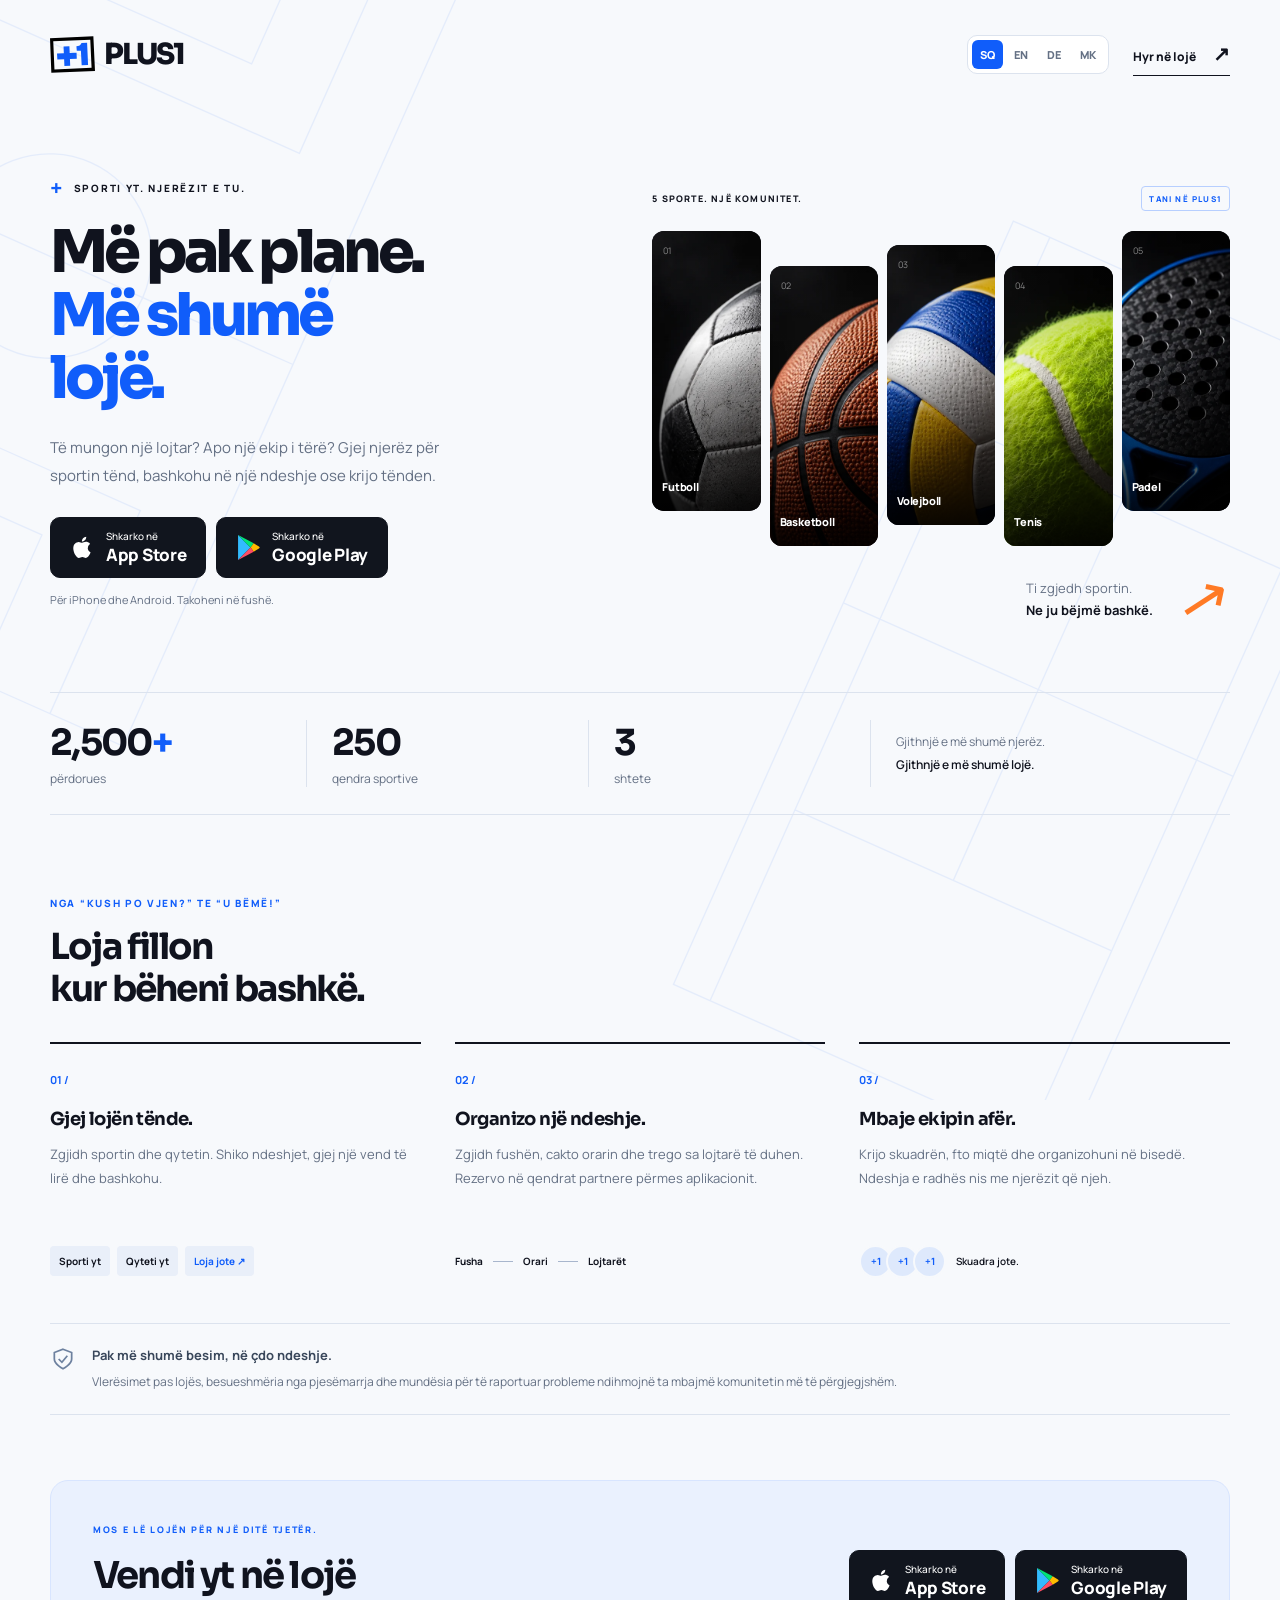
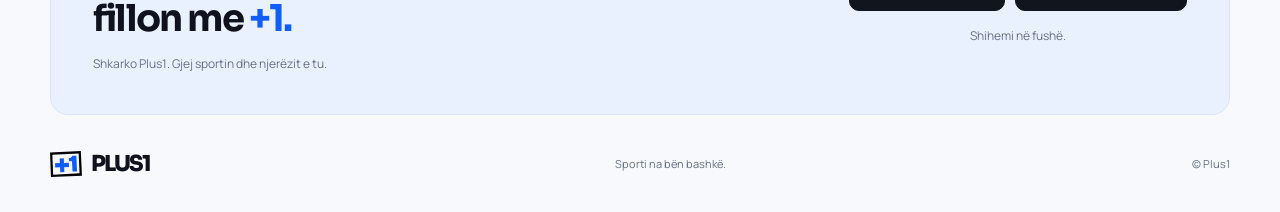
<file: index.html>
<!DOCTYPE html>
<html lang="sq">
<head>
  <meta charset="UTF-8" />
  <meta name="viewport" content="width=device-width, initial-scale=1, viewport-fit=cover" />
  <meta name="theme-color" content="#f7f9fc" />
  <title>Plus1 — Gjej lojtarë. Hyr në lojë.</title>
  <meta name="description" content="Futboll, basketboll, volejboll, tenis e padel. Gjej lojtarë, organizo ndeshje dhe bëhu pjesë e komunitetit Plus1: mbi 2,500 përdorues, 250 qendra sportive, 3 shtete." />
  <link rel="canonical" href="https://www.plus1.to/" />
  <link rel="alternate" hreflang="sq" href="https://www.plus1.to/" />
  <link rel="alternate" hreflang="en" href="https://www.plus1.to/en/" />
  <link rel="alternate" hreflang="de" href="https://www.plus1.to/de/" />
  <link rel="alternate" hreflang="mk" href="https://www.plus1.to/mk/" />
  <link rel="alternate" hreflang="x-default" href="https://www.plus1.to/" />
  <meta property="og:type" content="website" />
  <meta property="og:locale" content="sq_AL" />
  <meta property="og:title" content="5 sporte. Një komunitet. Plus1." />
  <meta property="og:description" content="Gjej lojtarë, bashkohu në ndeshje dhe organizo skuadrën tënde. Shkarko Plus1 për iPhone ose Android." />
  <meta property="og:url" content="https://www.plus1.to/" />
  <meta property="og:image" content="https://www.plus1.to/sports-atlas.png" />
  <link rel="icon" href="./plus1-mark.svg" type="image/svg+xml" />
  <link rel="preconnect" href="https://fonts.googleapis.com" />
  <link rel="preconnect" href="https://fonts.gstatic.com" crossorigin />
  <link href="https://fonts.googleapis.com/css2?family=Manrope:wght@400;500;600;700;800&amp;family=Sora:wght@600;700;800&amp;display=swap" rel="stylesheet" />
  <link rel="stylesheet" href="./index.css" />
</head>
<body>
  <a class="skip-link" href="#main">Kalo te përmbajtja</a>
  <svg class="court-lines" viewBox="0 0 1440 1100" fill="none" aria-hidden="true"><g stroke="currentColor" stroke-width="1.5"><g transform="translate(-200,-220) rotate(24 350 350)"><rect x="0" y="0" width="600" height="940"/><path d="M0 470h600M180 0v180h240V0M180 940V760h240v180"/><circle cx="300" cy="470" r="115"/><path d="M90 0v250h420V0M90 940V690h420v250"/></g><g transform="translate(1140,180) rotate(24)"><rect width="480" height="940"/><path d="M45 0v940M435 0v940M45 235h390M45 705h390M240 235v470M0 470h480"/></g></g></svg>
  <header class="site-header wrap">
    <a class="brand" href="./" aria-label="Plus1, ballina"><img src="./plus1-mark.svg" width="45" height="37" alt="" /><span>PLUS1</span></a>
    <div class="header-actions">
      <nav class="language-switcher" aria-label="Gjuha">
        <a href="./" hreflang="sq" lang="sq" aria-label="Shqip" title="Shqip" aria-current="page">SQ</a>
        <a href="./en/" hreflang="en" lang="en" aria-label="English" title="English">EN</a>
        <a href="./de/" hreflang="de" lang="de" aria-label="Deutsch" title="Deutsch">DE</a>
        <a href="./mk/" hreflang="mk" lang="mk" aria-label="Македонски" title="Македонски">MK</a>
      </nav>
      <a class="header-download" href="#shkarko">Hyr në lojë <span aria-hidden="true">↗</span></a>
    </div>
  </header>
  <main id="main">
    <section class="hero wrap" aria-labelledby="hero-title">
      <div class="hero-copy">
        <p class="eyebrow"><span class="small-cross" aria-hidden="true">+</span> SPORTI YT. NJERËZIT E TU.</p>
        <h1 id="hero-title">Më pak plane.<br /><span>Më shumë<br class="desktop-break" /> lojë.</span></h1>
        <p class="hero-description">Të mungon një lojtar? Apo një ekip i tërë? Gjej njerëz për sportin tënd, bashkohu në një ndeshje ose krijo tënden.</p>
        <div id="hero-downloads"><div class="store-links"><a class="store-link" href="https://apps.apple.com/xk/app/plus1-rrjeti-sportiv/id6762627521" aria-label="Shkarko Plus1 në App Store"><svg viewBox="0 0 24 24" aria-hidden="true"><path fill="currentColor" d="M17.05 12.54c.03 3.07 2.69 4.09 2.72 4.1-.02.07-.42 1.46-1.4 2.9-.85 1.24-1.74 2.48-3.13 2.5-1.36.03-1.8-.81-3.36-.81-1.56 0-2.05.79-3.34.84-1.34.05-2.36-1.34-3.22-2.58-1.75-2.54-3.09-7.18-1.3-10.31a5 5 0 0 1 4.25-2.57c1.33-.02 2.58.9 3.39.9.81 0 2.33-1.11 3.92-.95.67.03 2.55.27 3.76 2.04-.1.06-2.24 1.3-2.22 3.94ZM14.49 4.86c.71-.86 1.19-2.06 1.06-3.26-1.03.04-2.28.69-3.02 1.55-.67.77-1.26 2-1.1 3.18 1.15.09 2.34-.59 3.06-1.47Z"/></svg><span><small>Shkarko në</small><strong>App Store</strong></span></a><a class="store-link" href="https://play.google.com/store/apps/details?id=com.arlindm.plus1&amp;pcampaignid=web_share" aria-label="Shkarko Plus1 në Google Play"><svg viewBox="0 0 24 26" aria-hidden="true"><path fill="#32BBFF" d="M2 1 14 13 2 25Z"/><path fill="#00E477" d="m2 1 15 8-3 4Z"/><path fill="#FFBC00" d="m17 9 5 3c1 .5 1 1.5 0 2l-5 3-3-4Z"/><path fill="#FF4D64" d="m2 25 15-8-3-4Z"/></svg><span><small>Shkarko në</small><strong>Google Play</strong></span></a></div></div>
        <p class="download-note">Për iPhone dhe Android. Takoheni në fushë.</p>
      </div>
      <div class="sports-showcase">
        <div class="showcase-heading"><span>5 SPORTE. NJË KOMUNITET.</span><span class="new-label">TANI NË PLUS1</span></div>
        <ul class="sports" aria-label="Sportet në Plus1"><li class="sport sport-0"><span class="sport-photo" aria-hidden="true"></span><span class="sport-number">01</span><span class="sport-name">Futboll</span></li><li class="sport sport-1"><span class="sport-photo" aria-hidden="true"></span><span class="sport-number">02</span><span class="sport-name">Basketboll</span></li><li class="sport sport-2"><span class="sport-photo" aria-hidden="true"></span><span class="sport-number">03</span><span class="sport-name">Volejboll</span></li><li class="sport sport-3"><span class="sport-photo" aria-hidden="true"></span><span class="sport-number">04</span><span class="sport-name">Tenis</span></li><li class="sport sport-4"><span class="sport-photo" aria-hidden="true"></span><span class="sport-number">05</span><span class="sport-name">Padel</span></li></ul>
        <div class="showcase-footer"><span>Ti zgjedh sportin.<br /><strong>Ne ju bëjmë bashkë.</strong></span><span class="hand-arrow" aria-hidden="true">↗</span></div>
      </div>
    </section>
    <section class="stats wrap" aria-label="Komuniteti Plus1">
      <div><strong>2,500<span>+</span></strong><span>përdorues</span></div>
      <div><strong>250</strong><span>qendra sportive</span></div>
      <div><strong>3</strong><span>shtete</span></div>
      <p>Gjithnjë e më shumë njerëz.<br /><b>Gjithnjë e më shumë lojë.</b></p>
    </section>
    <section class="how wrap" aria-labelledby="how-title">
      <div class="section-heading"><p class="eyebrow">NGA “KUSH PO VJEN?” TE “U BËMË!”</p><h2 id="how-title">Loja fillon<br />kur bëheni bashkë.</h2></div>
      <div class="steps">
        <article><span class="step-number">01 /</span><h3>Gjej lojën tënde.</h3><p>Zgjidh sportin dhe qytetin. Shiko ndeshjet, gjej një vend të lirë dhe bashkohu.</p><div class="mini-tags" aria-hidden="true"><span>Sporti yt</span><span>Qyteti yt</span><span>Loja jote ↗</span></div></article>
        <article><span class="step-number">02 /</span><h3>Organizo një ndeshje.</h3><p>Zgjidh fushën, cakto orarin dhe trego sa lojtarë të duhen. Rezervo në qendrat partnere përmes aplikacionit.</p><div class="step-line" aria-hidden="true"><span>Fusha</span><i></i><span>Orari</span><i></i><span>Lojtarët</span></div></article>
        <article><span class="step-number">03 /</span><h3>Mbaje ekipin afër.</h3><p>Krijo skuadrën, fto miqtë dhe organizohuni në bisedë. Ndeshja e radhës nis me njerëzit që njeh.</p><div class="team-visual" aria-hidden="true"><span>+1</span><span>+1</span><span>+1</span><b>Skuadra jote.</b></div></article>
      </div>
    </section>
    <aside class="trust wrap" aria-label="Një komunitet me përgjegjësi"><svg viewBox="0 0 24 24" fill="none" stroke="currentColor" stroke-width="1.6" aria-hidden="true"><path d="m12 3 8 3v6c0 5-8 9-8 9s-8-4-8-9V6Z"/><path d="m8 12 3 3 5-6"/></svg><div><h2>Pak më shumë besim, në çdo ndeshje.</h2><p>Vlerësimet pas lojës, besueshmëria nga pjesëmarrja dhe mundësia për të raportuar probleme ndihmojnë ta mbajmë komunitetin më të përgjegjshëm.</p></div></aside>
    <section class="final-cta wrap" id="shkarko" aria-labelledby="download-title"><div><p class="eyebrow">MOS E LË LOJËN PËR NJË DITË TJETËR.</p><h2 id="download-title">Vendi yt në lojë<br />fillon me <span>+1.</span></h2><p>Shkarko Plus1. Gjej sportin dhe njerëzit e tu.</p></div><div id="final-downloads"><div class="store-links"><a class="store-link" href="https://apps.apple.com/xk/app/plus1-rrjeti-sportiv/id6762627521" aria-label="Shkarko Plus1 në App Store"><svg viewBox="0 0 24 24" aria-hidden="true"><path fill="currentColor" d="M17.05 12.54c.03 3.07 2.69 4.09 2.72 4.1-.02.07-.42 1.46-1.4 2.9-.85 1.24-1.74 2.48-3.13 2.5-1.36.03-1.8-.81-3.36-.81-1.56 0-2.05.79-3.34.84-1.34.05-2.36-1.34-3.22-2.58-1.75-2.54-3.09-7.18-1.3-10.31a5 5 0 0 1 4.25-2.57c1.33-.02 2.58.9 3.39.9.81 0 2.33-1.11 3.92-.95.67.03 2.55.27 3.76 2.04-.1.06-2.24 1.3-2.22 3.94ZM14.49 4.86c.71-.86 1.19-2.06 1.06-3.26-1.03.04-2.28.69-3.02 1.55-.67.77-1.26 2-1.1 3.18 1.15.09 2.34-.59 3.06-1.47Z"/></svg><span><small>Shkarko në</small><strong>App Store</strong></span></a><a class="store-link" href="https://play.google.com/store/apps/details?id=com.arlindm.plus1&amp;pcampaignid=web_share" aria-label="Shkarko Plus1 në Google Play"><svg viewBox="0 0 24 26" aria-hidden="true"><path fill="#32BBFF" d="M2 1 14 13 2 25Z"/><path fill="#00E477" d="m2 1 15 8-3 4Z"/><path fill="#FFBC00" d="m17 9 5 3c1 .5 1 1.5 0 2l-5 3-3-4Z"/><path fill="#FF4D64" d="m2 25 15-8-3-4Z"/></svg><span><small>Shkarko në</small><strong>Google Play</strong></span></a></div><p class="download-note">Shihemi në fushë.</p></div></section>
  </main>
  <footer class="site-footer wrap"><a class="brand" href="./" aria-label="Plus1, ballina"><img src="./plus1-mark.svg" width="32" height="26" alt="" /><span>PLUS1</span></a><p>Sporti na bën bashkë.</p><span>© Plus1</span></footer>
  <div class="mobile-downloads" id="mobile-downloads" hidden aria-label="Shkarko Plus1"><div class="store-links"><a class="store-link" href="https://apps.apple.com/xk/app/plus1-rrjeti-sportiv/id6762627521" aria-label="Shkarko Plus1 në App Store"><svg viewBox="0 0 24 24" aria-hidden="true"><path fill="currentColor" d="M17.05 12.54c.03 3.07 2.69 4.09 2.72 4.1-.02.07-.42 1.46-1.4 2.9-.85 1.24-1.74 2.48-3.13 2.5-1.36.03-1.8-.81-3.36-.81-1.56 0-2.05.79-3.34.84-1.34.05-2.36-1.34-3.22-2.58-1.75-2.54-3.09-7.18-1.3-10.31a5 5 0 0 1 4.25-2.57c1.33-.02 2.58.9 3.39.9.81 0 2.33-1.11 3.92-.95.67.03 2.55.27 3.76 2.04-.1.06-2.24 1.3-2.22 3.94ZM14.49 4.86c.71-.86 1.19-2.06 1.06-3.26-1.03.04-2.28.69-3.02 1.55-.67.77-1.26 2-1.1 3.18 1.15.09 2.34-.59 3.06-1.47Z"/></svg><span><small>Shkarko në</small><strong>App Store</strong></span></a><a class="store-link" href="https://play.google.com/store/apps/details?id=com.arlindm.plus1&amp;pcampaignid=web_share" aria-label="Shkarko Plus1 në Google Play"><svg viewBox="0 0 24 26" aria-hidden="true"><path fill="#32BBFF" d="M2 1 14 13 2 25Z"/><path fill="#00E477" d="m2 1 15 8-3 4Z"/><path fill="#FFBC00" d="m17 9 5 3c1 .5 1 1.5 0 2l-5 3-3-4Z"/><path fill="#FF4D64" d="m2 25 15-8-3-4Z"/></svg><span><small>Shkarko në</small><strong>Google Play</strong></span></a></div></div>
  <script>
    // Keep downloads within reach after the first buttons leave the screen.
    // All store links work without JavaScript; there are no redirects or popups.
    if ('IntersectionObserver' in window) {
      const dock = document.getElementById('mobile-downloads');
      let heroVisible = true, finalVisible = false;
      const observer = new IntersectionObserver(entries => {
        for (const entry of entries) {
          if (entry.target.id === 'hero-downloads') heroVisible = entry.isIntersecting;
          else finalVisible = entry.isIntersecting;
        }
        dock.hidden = heroVisible || finalVisible;
      });
      observer.observe(document.getElementById('hero-downloads'));
      observer.observe(document.getElementById('final-downloads'));
    }
  </script>
</body>
</html>
</file>
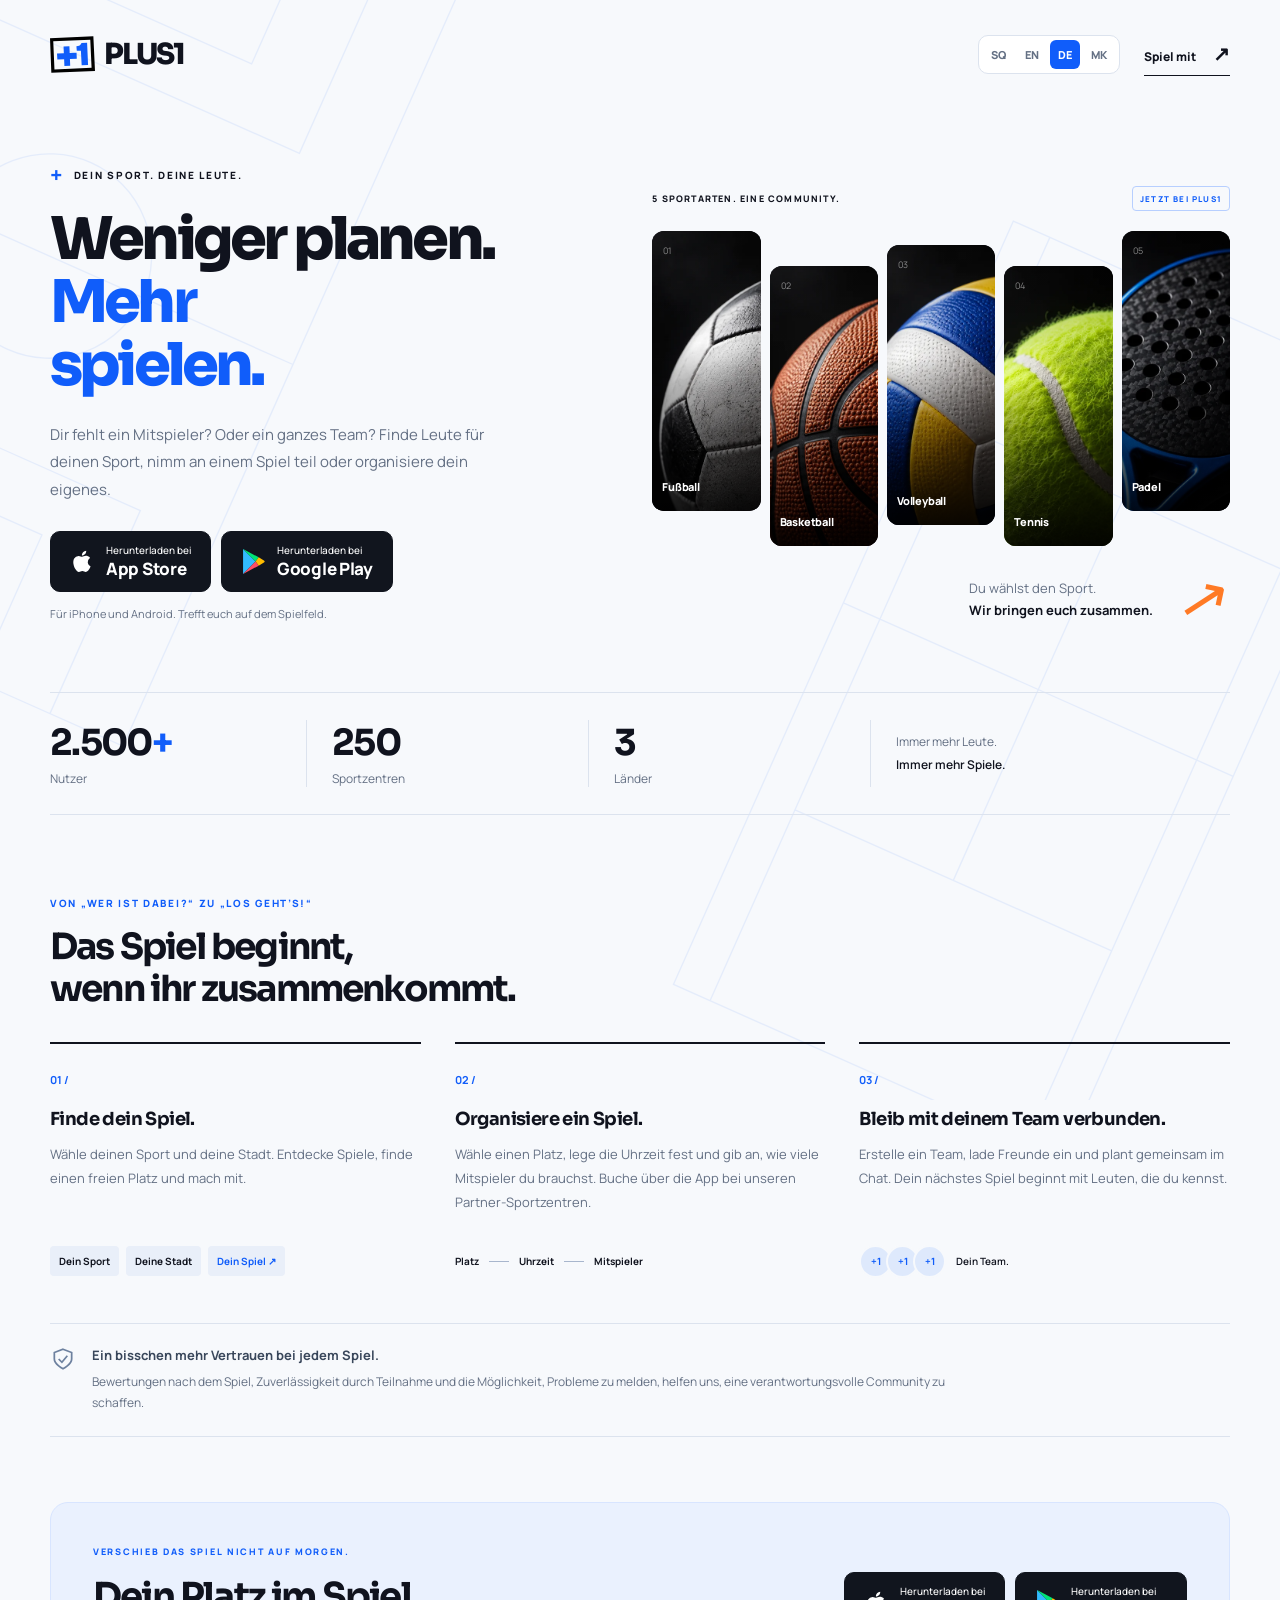
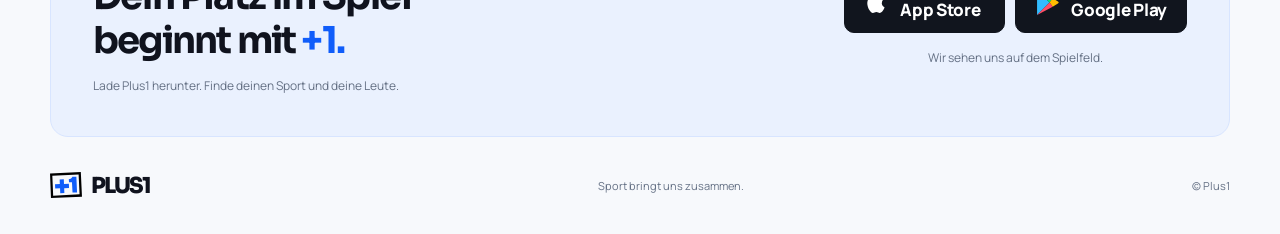
<file: de/index.html>
<!DOCTYPE html>
<html lang="de">
<head>
  <meta charset="UTF-8" />
  <meta name="viewport" content="width=device-width, initial-scale=1, viewport-fit=cover" />
  <meta name="theme-color" content="#f7f9fc" />
  <title>Plus1 — Finde Mitspieler. Spiel mit.</title>
  <meta name="description" content="Fußball, Basketball, Volleyball, Tennis und Padel. Finde Mitspieler, organisiere Spiele und werde Teil der Plus1-Community: über 2.500 Nutzer, 250 Sportzentren, 3 Länder." />
  <link rel="canonical" href="https://www.plus1.to/de/" />
  <link rel="alternate" hreflang="sq" href="https://www.plus1.to/" />
  <link rel="alternate" hreflang="en" href="https://www.plus1.to/en/" />
  <link rel="alternate" hreflang="de" href="https://www.plus1.to/de/" />
  <link rel="alternate" hreflang="mk" href="https://www.plus1.to/mk/" />
  <link rel="alternate" hreflang="x-default" href="https://www.plus1.to/" />
  <meta property="og:type" content="website" />
  <meta property="og:locale" content="de_DE" />
  <meta property="og:title" content="5 Sportarten. Eine Community. Plus1." />
  <meta property="og:description" content="Finde Mitspieler, nimm an Spielen teil und organisiere dein Team. Lade Plus1 für iPhone oder Android herunter." />
  <meta property="og:url" content="https://www.plus1.to/de/" />
  <meta property="og:image" content="https://www.plus1.to/sports-atlas.png" />
  <link rel="icon" href="../plus1-mark.svg" type="image/svg+xml" />
  <link rel="preconnect" href="https://fonts.googleapis.com" />
  <link rel="preconnect" href="https://fonts.gstatic.com" crossorigin />
  <link href="https://fonts.googleapis.com/css2?family=Manrope:wght@400;500;600;700;800&amp;family=Sora:wght@600;700;800&amp;display=swap" rel="stylesheet" />
  <link rel="stylesheet" href="../index.css" />
</head>
<body>
  <a class="skip-link" href="#main">Zum Inhalt springen</a>
  <svg class="court-lines" viewBox="0 0 1440 1100" fill="none" aria-hidden="true"><g stroke="currentColor" stroke-width="1.5"><g transform="translate(-200,-220) rotate(24 350 350)"><rect x="0" y="0" width="600" height="940"/><path d="M0 470h600M180 0v180h240V0M180 940V760h240v180"/><circle cx="300" cy="470" r="115"/><path d="M90 0v250h420V0M90 940V690h420v250"/></g><g transform="translate(1140,180) rotate(24)"><rect width="480" height="940"/><path d="M45 0v940M435 0v940M45 235h390M45 705h390M240 235v470M0 470h480"/></g></g></svg>
  <header class="site-header wrap">
    <a class="brand" href="../" aria-label="Plus1, Startseite"><img src="../plus1-mark.svg" width="45" height="37" alt="" /><span>PLUS1</span></a>
    <div class="header-actions">
      <nav class="language-switcher" aria-label="Sprache">
        <a href="../" hreflang="sq" lang="sq" aria-label="Shqip" title="Shqip">SQ</a>
        <a href="../en/" hreflang="en" lang="en" aria-label="English" title="English">EN</a>
        <a href="../de/" hreflang="de" lang="de" aria-label="Deutsch" title="Deutsch" aria-current="page">DE</a>
        <a href="../mk/" hreflang="mk" lang="mk" aria-label="Македонски" title="Македонски">MK</a>
      </nav>
      <a class="header-download" href="#shkarko">Spiel mit <span aria-hidden="true">↗</span></a>
    </div>
  </header>
  <main id="main">
    <section class="hero wrap" aria-labelledby="hero-title">
      <div class="hero-copy">
        <p class="eyebrow"><span class="small-cross" aria-hidden="true">+</span> DEIN SPORT. DEINE LEUTE.</p>
        <h1 id="hero-title">Weniger planen.<br /><span>Mehr<br class="desktop-break" /> spielen.</span></h1>
        <p class="hero-description">Dir fehlt ein Mitspieler? Oder ein ganzes Team? Finde Leute für deinen Sport, nimm an einem Spiel teil oder organisiere dein eigenes.</p>
        <div id="hero-downloads"><div class="store-links"><a class="store-link" href="https://apps.apple.com/xk/app/plus1-rrjeti-sportiv/id6762627521" aria-label="Plus1 im App Store herunterladen"><svg viewBox="0 0 24 24" aria-hidden="true"><path fill="currentColor" d="M17.05 12.54c.03 3.07 2.69 4.09 2.72 4.1-.02.07-.42 1.46-1.4 2.9-.85 1.24-1.74 2.48-3.13 2.5-1.36.03-1.8-.81-3.36-.81-1.56 0-2.05.79-3.34.84-1.34.05-2.36-1.34-3.22-2.58-1.75-2.54-3.09-7.18-1.3-10.31a5 5 0 0 1 4.25-2.57c1.33-.02 2.58.9 3.39.9.81 0 2.33-1.11 3.92-.95.67.03 2.55.27 3.76 2.04-.1.06-2.24 1.3-2.22 3.94ZM14.49 4.86c.71-.86 1.19-2.06 1.06-3.26-1.03.04-2.28.69-3.02 1.55-.67.77-1.26 2-1.1 3.18 1.15.09 2.34-.59 3.06-1.47Z"/></svg><span><small>Herunterladen bei</small><strong>App Store</strong></span></a><a class="store-link" href="https://play.google.com/store/apps/details?id=com.arlindm.plus1&amp;pcampaignid=web_share" aria-label="Plus1 bei Google Play herunterladen"><svg viewBox="0 0 24 26" aria-hidden="true"><path fill="#32BBFF" d="M2 1 14 13 2 25Z"/><path fill="#00E477" d="m2 1 15 8-3 4Z"/><path fill="#FFBC00" d="m17 9 5 3c1 .5 1 1.5 0 2l-5 3-3-4Z"/><path fill="#FF4D64" d="m2 25 15-8-3-4Z"/></svg><span><small>Herunterladen bei</small><strong>Google Play</strong></span></a></div></div>
        <p class="download-note">Für iPhone und Android. Trefft euch auf dem Spielfeld.</p>
      </div>
      <div class="sports-showcase">
        <div class="showcase-heading"><span>5 SPORTARTEN. EINE COMMUNITY.</span><span class="new-label">JETZT BEI PLUS1</span></div>
        <ul class="sports" aria-label="Sportarten bei Plus1"><li class="sport sport-0"><span class="sport-photo" aria-hidden="true"></span><span class="sport-number">01</span><span class="sport-name">Fußball</span></li><li class="sport sport-1"><span class="sport-photo" aria-hidden="true"></span><span class="sport-number">02</span><span class="sport-name">Basketball</span></li><li class="sport sport-2"><span class="sport-photo" aria-hidden="true"></span><span class="sport-number">03</span><span class="sport-name">Volleyball</span></li><li class="sport sport-3"><span class="sport-photo" aria-hidden="true"></span><span class="sport-number">04</span><span class="sport-name">Tennis</span></li><li class="sport sport-4"><span class="sport-photo" aria-hidden="true"></span><span class="sport-number">05</span><span class="sport-name">Padel</span></li></ul>
        <div class="showcase-footer"><span>Du wählst den Sport.<br /><strong>Wir bringen euch zusammen.</strong></span><span class="hand-arrow" aria-hidden="true">↗</span></div>
      </div>
    </section>
    <section class="stats wrap" aria-label="Die Plus1-Community">
      <div><strong>2.500<span>+</span></strong><span>Nutzer</span></div>
      <div><strong>250</strong><span>Sportzentren</span></div>
      <div><strong>3</strong><span>Länder</span></div>
      <p>Immer mehr Leute.<br /><b>Immer mehr Spiele.</b></p>
    </section>
    <section class="how wrap" aria-labelledby="how-title">
      <div class="section-heading"><p class="eyebrow">VON „WER IST DABEI?“ ZU „LOS GEHT’S!“</p><h2 id="how-title">Das Spiel beginnt,<br />wenn ihr zusammenkommt.</h2></div>
      <div class="steps">
        <article><span class="step-number">01 /</span><h3>Finde dein Spiel.</h3><p>Wähle deinen Sport und deine Stadt. Entdecke Spiele, finde einen freien Platz und mach mit.</p><div class="mini-tags" aria-hidden="true"><span>Dein Sport</span><span>Deine Stadt</span><span>Dein Spiel ↗</span></div></article>
        <article><span class="step-number">02 /</span><h3>Organisiere ein Spiel.</h3><p>Wähle einen Platz, lege die Uhrzeit fest und gib an, wie viele Mitspieler du brauchst. Buche über die App bei unseren Partner-Sportzentren.</p><div class="step-line" aria-hidden="true"><span>Platz</span><i></i><span>Uhrzeit</span><i></i><span>Mitspieler</span></div></article>
        <article><span class="step-number">03 /</span><h3>Bleib mit deinem Team verbunden.</h3><p>Erstelle ein Team, lade Freunde ein und plant gemeinsam im Chat. Dein nächstes Spiel beginnt mit Leuten, die du kennst.</p><div class="team-visual" aria-hidden="true"><span>+1</span><span>+1</span><span>+1</span><b>Dein Team.</b></div></article>
      </div>
    </section>
    <aside class="trust wrap" aria-label="Eine verantwortungsvolle Community"><svg viewBox="0 0 24 24" fill="none" stroke="currentColor" stroke-width="1.6" aria-hidden="true"><path d="m12 3 8 3v6c0 5-8 9-8 9s-8-4-8-9V6Z"/><path d="m8 12 3 3 5-6"/></svg><div><h2>Ein bisschen mehr Vertrauen bei jedem Spiel.</h2><p>Bewertungen nach dem Spiel, Zuverlässigkeit durch Teilnahme und die Möglichkeit, Probleme zu melden, helfen uns, eine verantwortungsvolle Community zu schaffen.</p></div></aside>
    <section class="final-cta wrap" id="shkarko" aria-labelledby="download-title"><div><p class="eyebrow">VERSCHIEB DAS SPIEL NICHT AUF MORGEN.</p><h2 id="download-title">Dein Platz im Spiel<br />beginnt mit <span>+1.</span></h2><p>Lade Plus1 herunter. Finde deinen Sport und deine Leute.</p></div><div id="final-downloads"><div class="store-links"><a class="store-link" href="https://apps.apple.com/xk/app/plus1-rrjeti-sportiv/id6762627521" aria-label="Plus1 im App Store herunterladen"><svg viewBox="0 0 24 24" aria-hidden="true"><path fill="currentColor" d="M17.05 12.54c.03 3.07 2.69 4.09 2.72 4.1-.02.07-.42 1.46-1.4 2.9-.85 1.24-1.74 2.48-3.13 2.5-1.36.03-1.8-.81-3.36-.81-1.56 0-2.05.79-3.34.84-1.34.05-2.36-1.34-3.22-2.58-1.75-2.54-3.09-7.18-1.3-10.31a5 5 0 0 1 4.25-2.57c1.33-.02 2.58.9 3.39.9.81 0 2.33-1.11 3.92-.95.67.03 2.55.27 3.76 2.04-.1.06-2.24 1.3-2.22 3.94ZM14.49 4.86c.71-.86 1.19-2.06 1.06-3.26-1.03.04-2.28.69-3.02 1.55-.67.77-1.26 2-1.1 3.18 1.15.09 2.34-.59 3.06-1.47Z"/></svg><span><small>Herunterladen bei</small><strong>App Store</strong></span></a><a class="store-link" href="https://play.google.com/store/apps/details?id=com.arlindm.plus1&amp;pcampaignid=web_share" aria-label="Plus1 bei Google Play herunterladen"><svg viewBox="0 0 24 26" aria-hidden="true"><path fill="#32BBFF" d="M2 1 14 13 2 25Z"/><path fill="#00E477" d="m2 1 15 8-3 4Z"/><path fill="#FFBC00" d="m17 9 5 3c1 .5 1 1.5 0 2l-5 3-3-4Z"/><path fill="#FF4D64" d="m2 25 15-8-3-4Z"/></svg><span><small>Herunterladen bei</small><strong>Google Play</strong></span></a></div><p class="download-note">Wir sehen uns auf dem Spielfeld.</p></div></section>
  </main>
  <footer class="site-footer wrap"><a class="brand" href="../" aria-label="Plus1, Startseite"><img src="../plus1-mark.svg" width="32" height="26" alt="" /><span>PLUS1</span></a><p>Sport bringt uns zusammen.</p><span>© Plus1</span></footer>
  <div class="mobile-downloads" id="mobile-downloads" hidden aria-label="Plus1 herunterladen"><div class="store-links"><a class="store-link" href="https://apps.apple.com/xk/app/plus1-rrjeti-sportiv/id6762627521" aria-label="Plus1 im App Store herunterladen"><svg viewBox="0 0 24 24" aria-hidden="true"><path fill="currentColor" d="M17.05 12.54c.03 3.07 2.69 4.09 2.72 4.1-.02.07-.42 1.46-1.4 2.9-.85 1.24-1.74 2.48-3.13 2.5-1.36.03-1.8-.81-3.36-.81-1.56 0-2.05.79-3.34.84-1.34.05-2.36-1.34-3.22-2.58-1.75-2.54-3.09-7.18-1.3-10.31a5 5 0 0 1 4.25-2.57c1.33-.02 2.58.9 3.39.9.81 0 2.33-1.11 3.92-.95.67.03 2.55.27 3.76 2.04-.1.06-2.24 1.3-2.22 3.94ZM14.49 4.86c.71-.86 1.19-2.06 1.06-3.26-1.03.04-2.28.69-3.02 1.55-.67.77-1.26 2-1.1 3.18 1.15.09 2.34-.59 3.06-1.47Z"/></svg><span><small>Herunterladen bei</small><strong>App Store</strong></span></a><a class="store-link" href="https://play.google.com/store/apps/details?id=com.arlindm.plus1&amp;pcampaignid=web_share" aria-label="Plus1 bei Google Play herunterladen"><svg viewBox="0 0 24 26" aria-hidden="true"><path fill="#32BBFF" d="M2 1 14 13 2 25Z"/><path fill="#00E477" d="m2 1 15 8-3 4Z"/><path fill="#FFBC00" d="m17 9 5 3c1 .5 1 1.5 0 2l-5 3-3-4Z"/><path fill="#FF4D64" d="m2 25 15-8-3-4Z"/></svg><span><small>Herunterladen bei</small><strong>Google Play</strong></span></a></div></div>
  <script>
    // Keep downloads within reach after the first buttons leave the screen.
    // All store links work without JavaScript; there are no redirects or popups.
    if ('IntersectionObserver' in window) {
      const dock = document.getElementById('mobile-downloads');
      let heroVisible = true, finalVisible = false;
      const observer = new IntersectionObserver(entries => {
        for (const entry of entries) {
          if (entry.target.id === 'hero-downloads') heroVisible = entry.isIntersecting;
          else finalVisible = entry.isIntersecting;
        }
        dock.hidden = heroVisible || finalVisible;
      });
      observer.observe(document.getElementById('hero-downloads'));
      observer.observe(document.getElementById('final-downloads'));
    }
  </script>
</body>
</html>
</file>
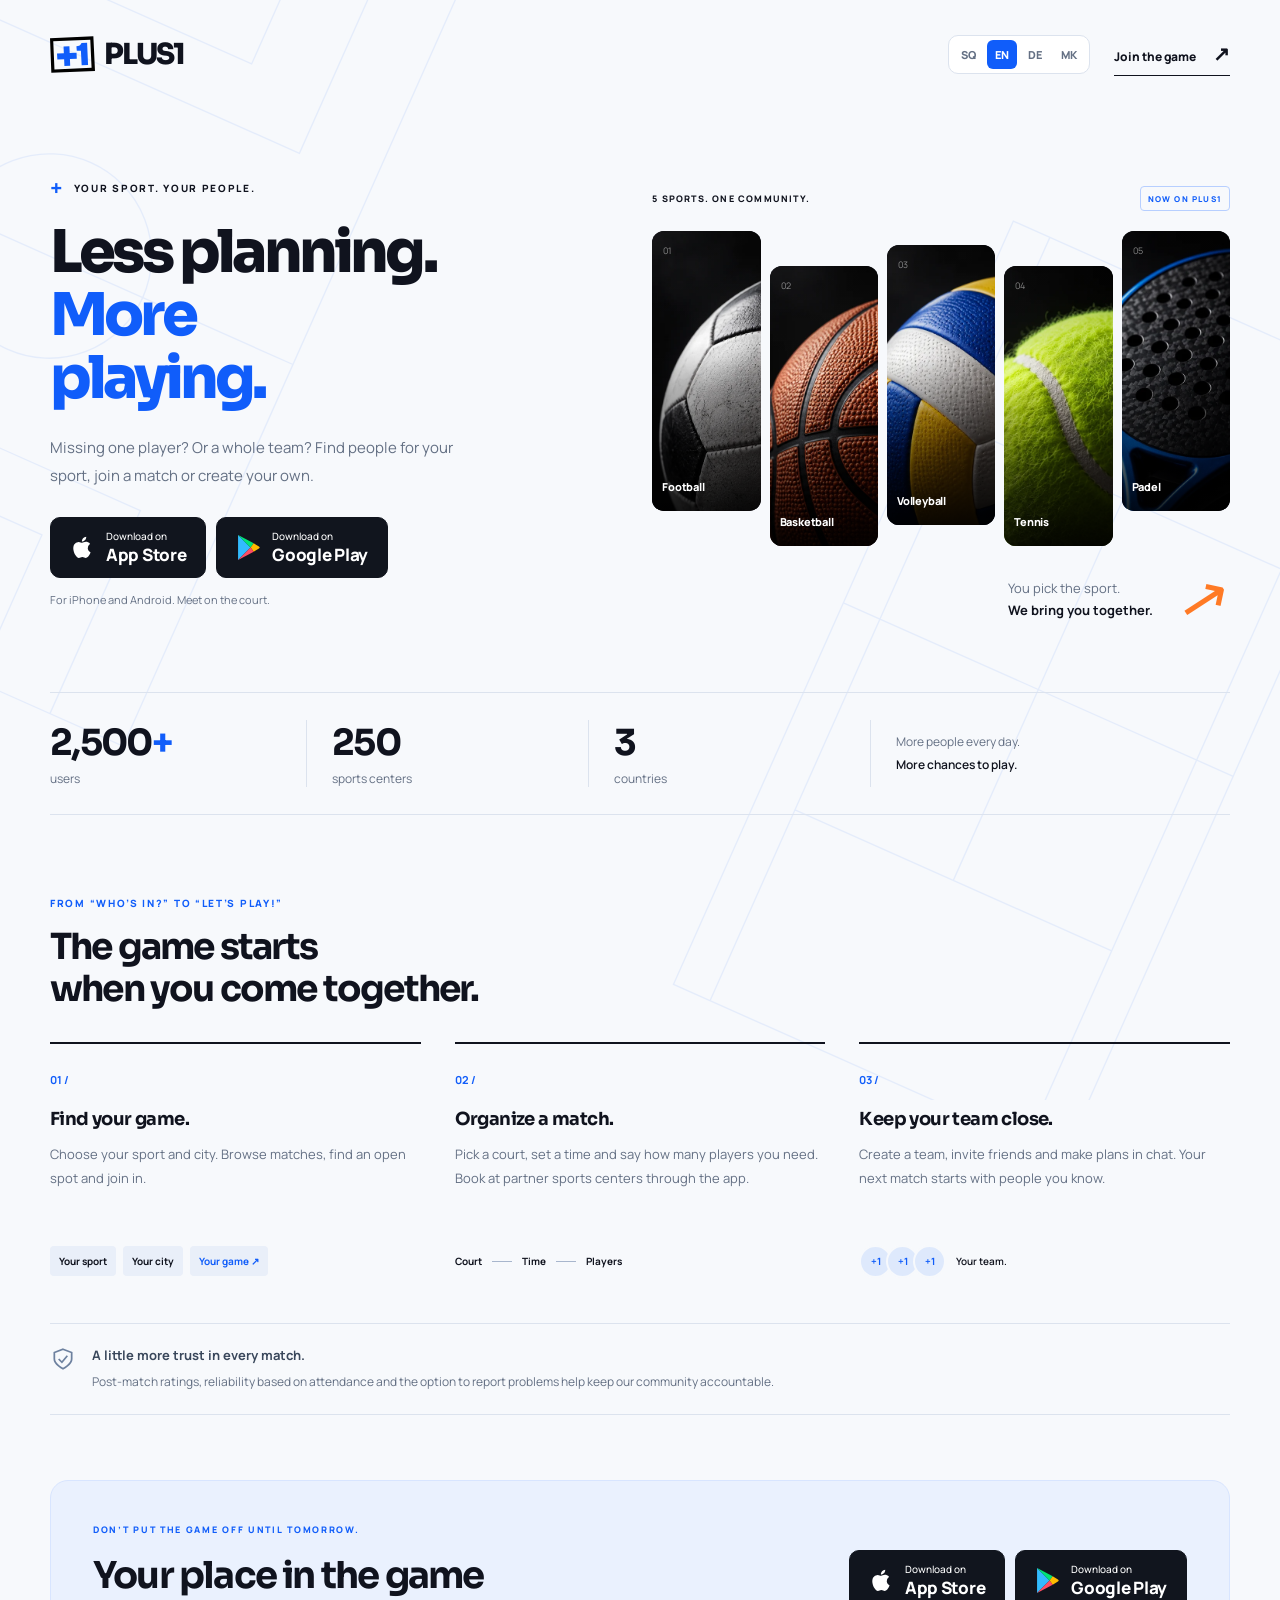
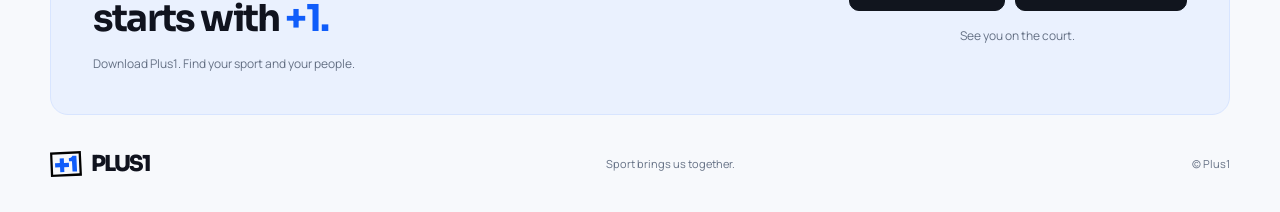
<file: en/index.html>
<!DOCTYPE html>
<html lang="en">
<head>
  <meta charset="UTF-8" />
  <meta name="viewport" content="width=device-width, initial-scale=1, viewport-fit=cover" />
  <meta name="theme-color" content="#f7f9fc" />
  <title>Plus1 — Find players. Join the game.</title>
  <meta name="description" content="Football, basketball, volleyball, tennis and padel. Find players, organize matches and join the Plus1 community: over 2,500 users, 250 sports centers, 3 countries." />
  <link rel="canonical" href="https://www.plus1.to/en/" />
  <link rel="alternate" hreflang="sq" href="https://www.plus1.to/" />
  <link rel="alternate" hreflang="en" href="https://www.plus1.to/en/" />
  <link rel="alternate" hreflang="de" href="https://www.plus1.to/de/" />
  <link rel="alternate" hreflang="mk" href="https://www.plus1.to/mk/" />
  <link rel="alternate" hreflang="x-default" href="https://www.plus1.to/" />
  <meta property="og:type" content="website" />
  <meta property="og:locale" content="en_GB" />
  <meta property="og:title" content="5 sports. One community. Plus1." />
  <meta property="og:description" content="Find players, join matches and organize your team. Download Plus1 for iPhone or Android." />
  <meta property="og:url" content="https://www.plus1.to/en/" />
  <meta property="og:image" content="https://www.plus1.to/sports-atlas.png" />
  <link rel="icon" href="../plus1-mark.svg" type="image/svg+xml" />
  <link rel="preconnect" href="https://fonts.googleapis.com" />
  <link rel="preconnect" href="https://fonts.gstatic.com" crossorigin />
  <link href="https://fonts.googleapis.com/css2?family=Manrope:wght@400;500;600;700;800&amp;family=Sora:wght@600;700;800&amp;display=swap" rel="stylesheet" />
  <link rel="stylesheet" href="../index.css" />
</head>
<body>
  <a class="skip-link" href="#main">Skip to content</a>
  <svg class="court-lines" viewBox="0 0 1440 1100" fill="none" aria-hidden="true"><g stroke="currentColor" stroke-width="1.5"><g transform="translate(-200,-220) rotate(24 350 350)"><rect x="0" y="0" width="600" height="940"/><path d="M0 470h600M180 0v180h240V0M180 940V760h240v180"/><circle cx="300" cy="470" r="115"/><path d="M90 0v250h420V0M90 940V690h420v250"/></g><g transform="translate(1140,180) rotate(24)"><rect width="480" height="940"/><path d="M45 0v940M435 0v940M45 235h390M45 705h390M240 235v470M0 470h480"/></g></g></svg>
  <header class="site-header wrap">
    <a class="brand" href="../" aria-label="Plus1, home"><img src="../plus1-mark.svg" width="45" height="37" alt="" /><span>PLUS1</span></a>
    <div class="header-actions">
      <nav class="language-switcher" aria-label="Language">
        <a href="../" hreflang="sq" lang="sq" aria-label="Shqip" title="Shqip">SQ</a>
        <a href="../en/" hreflang="en" lang="en" aria-label="English" title="English" aria-current="page">EN</a>
        <a href="../de/" hreflang="de" lang="de" aria-label="Deutsch" title="Deutsch">DE</a>
        <a href="../mk/" hreflang="mk" lang="mk" aria-label="Македонски" title="Македонски">MK</a>
      </nav>
      <a class="header-download" href="#shkarko">Join the game <span aria-hidden="true">↗</span></a>
    </div>
  </header>
  <main id="main">
    <section class="hero wrap" aria-labelledby="hero-title">
      <div class="hero-copy">
        <p class="eyebrow"><span class="small-cross" aria-hidden="true">+</span> YOUR SPORT. YOUR PEOPLE.</p>
        <h1 id="hero-title">Less planning.<br /><span>More<br class="desktop-break" /> playing.</span></h1>
        <p class="hero-description">Missing one player? Or a whole team? Find people for your sport, join a match or create your own.</p>
        <div id="hero-downloads"><div class="store-links"><a class="store-link" href="https://apps.apple.com/xk/app/plus1-rrjeti-sportiv/id6762627521" aria-label="Download Plus1 on the App Store"><svg viewBox="0 0 24 24" aria-hidden="true"><path fill="currentColor" d="M17.05 12.54c.03 3.07 2.69 4.09 2.72 4.1-.02.07-.42 1.46-1.4 2.9-.85 1.24-1.74 2.48-3.13 2.5-1.36.03-1.8-.81-3.36-.81-1.56 0-2.05.79-3.34.84-1.34.05-2.36-1.34-3.22-2.58-1.75-2.54-3.09-7.18-1.3-10.31a5 5 0 0 1 4.25-2.57c1.33-.02 2.58.9 3.39.9.81 0 2.33-1.11 3.92-.95.67.03 2.55.27 3.76 2.04-.1.06-2.24 1.3-2.22 3.94ZM14.49 4.86c.71-.86 1.19-2.06 1.06-3.26-1.03.04-2.28.69-3.02 1.55-.67.77-1.26 2-1.1 3.18 1.15.09 2.34-.59 3.06-1.47Z"/></svg><span><small>Download on</small><strong>App Store</strong></span></a><a class="store-link" href="https://play.google.com/store/apps/details?id=com.arlindm.plus1&amp;pcampaignid=web_share" aria-label="Download Plus1 on Google Play"><svg viewBox="0 0 24 26" aria-hidden="true"><path fill="#32BBFF" d="M2 1 14 13 2 25Z"/><path fill="#00E477" d="m2 1 15 8-3 4Z"/><path fill="#FFBC00" d="m17 9 5 3c1 .5 1 1.5 0 2l-5 3-3-4Z"/><path fill="#FF4D64" d="m2 25 15-8-3-4Z"/></svg><span><small>Download on</small><strong>Google Play</strong></span></a></div></div>
        <p class="download-note">For iPhone and Android. Meet on the court.</p>
      </div>
      <div class="sports-showcase">
        <div class="showcase-heading"><span>5 SPORTS. ONE COMMUNITY.</span><span class="new-label">NOW ON PLUS1</span></div>
        <ul class="sports" aria-label="Sports on Plus1"><li class="sport sport-0"><span class="sport-photo" aria-hidden="true"></span><span class="sport-number">01</span><span class="sport-name">Football</span></li><li class="sport sport-1"><span class="sport-photo" aria-hidden="true"></span><span class="sport-number">02</span><span class="sport-name">Basketball</span></li><li class="sport sport-2"><span class="sport-photo" aria-hidden="true"></span><span class="sport-number">03</span><span class="sport-name">Volleyball</span></li><li class="sport sport-3"><span class="sport-photo" aria-hidden="true"></span><span class="sport-number">04</span><span class="sport-name">Tennis</span></li><li class="sport sport-4"><span class="sport-photo" aria-hidden="true"></span><span class="sport-number">05</span><span class="sport-name">Padel</span></li></ul>
        <div class="showcase-footer"><span>You pick the sport.<br /><strong>We bring you together.</strong></span><span class="hand-arrow" aria-hidden="true">↗</span></div>
      </div>
    </section>
    <section class="stats wrap" aria-label="The Plus1 community">
      <div><strong>2,500<span>+</span></strong><span>users</span></div>
      <div><strong>250</strong><span>sports centers</span></div>
      <div><strong>3</strong><span>countries</span></div>
      <p>More people every day.<br /><b>More chances to play.</b></p>
    </section>
    <section class="how wrap" aria-labelledby="how-title">
      <div class="section-heading"><p class="eyebrow">FROM “WHO’S IN?” TO “LET’S PLAY!”</p><h2 id="how-title">The game starts<br />when you come together.</h2></div>
      <div class="steps">
        <article><span class="step-number">01 /</span><h3>Find your game.</h3><p>Choose your sport and city. Browse matches, find an open spot and join in.</p><div class="mini-tags" aria-hidden="true"><span>Your sport</span><span>Your city</span><span>Your game ↗</span></div></article>
        <article><span class="step-number">02 /</span><h3>Organize a match.</h3><p>Pick a court, set a time and say how many players you need. Book at partner sports centers through the app.</p><div class="step-line" aria-hidden="true"><span>Court</span><i></i><span>Time</span><i></i><span>Players</span></div></article>
        <article><span class="step-number">03 /</span><h3>Keep your team close.</h3><p>Create a team, invite friends and make plans in chat. Your next match starts with people you know.</p><div class="team-visual" aria-hidden="true"><span>+1</span><span>+1</span><span>+1</span><b>Your team.</b></div></article>
      </div>
    </section>
    <aside class="trust wrap" aria-label="A responsible community"><svg viewBox="0 0 24 24" fill="none" stroke="currentColor" stroke-width="1.6" aria-hidden="true"><path d="m12 3 8 3v6c0 5-8 9-8 9s-8-4-8-9V6Z"/><path d="m8 12 3 3 5-6"/></svg><div><h2>A little more trust in every match.</h2><p>Post-match ratings, reliability based on attendance and the option to report problems help keep our community accountable.</p></div></aside>
    <section class="final-cta wrap" id="shkarko" aria-labelledby="download-title"><div><p class="eyebrow">DON’T PUT THE GAME OFF UNTIL TOMORROW.</p><h2 id="download-title">Your place in the game<br />starts with <span>+1.</span></h2><p>Download Plus1. Find your sport and your people.</p></div><div id="final-downloads"><div class="store-links"><a class="store-link" href="https://apps.apple.com/xk/app/plus1-rrjeti-sportiv/id6762627521" aria-label="Download Plus1 on the App Store"><svg viewBox="0 0 24 24" aria-hidden="true"><path fill="currentColor" d="M17.05 12.54c.03 3.07 2.69 4.09 2.72 4.1-.02.07-.42 1.46-1.4 2.9-.85 1.24-1.74 2.48-3.13 2.5-1.36.03-1.8-.81-3.36-.81-1.56 0-2.05.79-3.34.84-1.34.05-2.36-1.34-3.22-2.58-1.75-2.54-3.09-7.18-1.3-10.31a5 5 0 0 1 4.25-2.57c1.33-.02 2.58.9 3.39.9.81 0 2.33-1.11 3.92-.95.67.03 2.55.27 3.76 2.04-.1.06-2.24 1.3-2.22 3.94ZM14.49 4.86c.71-.86 1.19-2.06 1.06-3.26-1.03.04-2.28.69-3.02 1.55-.67.77-1.26 2-1.1 3.18 1.15.09 2.34-.59 3.06-1.47Z"/></svg><span><small>Download on</small><strong>App Store</strong></span></a><a class="store-link" href="https://play.google.com/store/apps/details?id=com.arlindm.plus1&amp;pcampaignid=web_share" aria-label="Download Plus1 on Google Play"><svg viewBox="0 0 24 26" aria-hidden="true"><path fill="#32BBFF" d="M2 1 14 13 2 25Z"/><path fill="#00E477" d="m2 1 15 8-3 4Z"/><path fill="#FFBC00" d="m17 9 5 3c1 .5 1 1.5 0 2l-5 3-3-4Z"/><path fill="#FF4D64" d="m2 25 15-8-3-4Z"/></svg><span><small>Download on</small><strong>Google Play</strong></span></a></div><p class="download-note">See you on the court.</p></div></section>
  </main>
  <footer class="site-footer wrap"><a class="brand" href="../" aria-label="Plus1, home"><img src="../plus1-mark.svg" width="32" height="26" alt="" /><span>PLUS1</span></a><p>Sport brings us together.</p><span>© Plus1</span></footer>
  <div class="mobile-downloads" id="mobile-downloads" hidden aria-label="Download Plus1"><div class="store-links"><a class="store-link" href="https://apps.apple.com/xk/app/plus1-rrjeti-sportiv/id6762627521" aria-label="Download Plus1 on the App Store"><svg viewBox="0 0 24 24" aria-hidden="true"><path fill="currentColor" d="M17.05 12.54c.03 3.07 2.69 4.09 2.72 4.1-.02.07-.42 1.46-1.4 2.9-.85 1.24-1.74 2.48-3.13 2.5-1.36.03-1.8-.81-3.36-.81-1.56 0-2.05.79-3.34.84-1.34.05-2.36-1.34-3.22-2.58-1.75-2.54-3.09-7.18-1.3-10.31a5 5 0 0 1 4.25-2.57c1.33-.02 2.58.9 3.39.9.81 0 2.33-1.11 3.92-.95.67.03 2.55.27 3.76 2.04-.1.06-2.24 1.3-2.22 3.94ZM14.49 4.86c.71-.86 1.19-2.06 1.06-3.26-1.03.04-2.28.69-3.02 1.55-.67.77-1.26 2-1.1 3.18 1.15.09 2.34-.59 3.06-1.47Z"/></svg><span><small>Download on</small><strong>App Store</strong></span></a><a class="store-link" href="https://play.google.com/store/apps/details?id=com.arlindm.plus1&amp;pcampaignid=web_share" aria-label="Download Plus1 on Google Play"><svg viewBox="0 0 24 26" aria-hidden="true"><path fill="#32BBFF" d="M2 1 14 13 2 25Z"/><path fill="#00E477" d="m2 1 15 8-3 4Z"/><path fill="#FFBC00" d="m17 9 5 3c1 .5 1 1.5 0 2l-5 3-3-4Z"/><path fill="#FF4D64" d="m2 25 15-8-3-4Z"/></svg><span><small>Download on</small><strong>Google Play</strong></span></a></div></div>
  <script>
    // Keep downloads within reach after the first buttons leave the screen.
    // All store links work without JavaScript; there are no redirects or popups.
    if ('IntersectionObserver' in window) {
      const dock = document.getElementById('mobile-downloads');
      let heroVisible = true, finalVisible = false;
      const observer = new IntersectionObserver(entries => {
        for (const entry of entries) {
          if (entry.target.id === 'hero-downloads') heroVisible = entry.isIntersecting;
          else finalVisible = entry.isIntersecting;
        }
        dock.hidden = heroVisible || finalVisible;
      });
      observer.observe(document.getElementById('hero-downloads'));
      observer.observe(document.getElementById('final-downloads'));
    }
  </script>
</body>
</html>
</file>
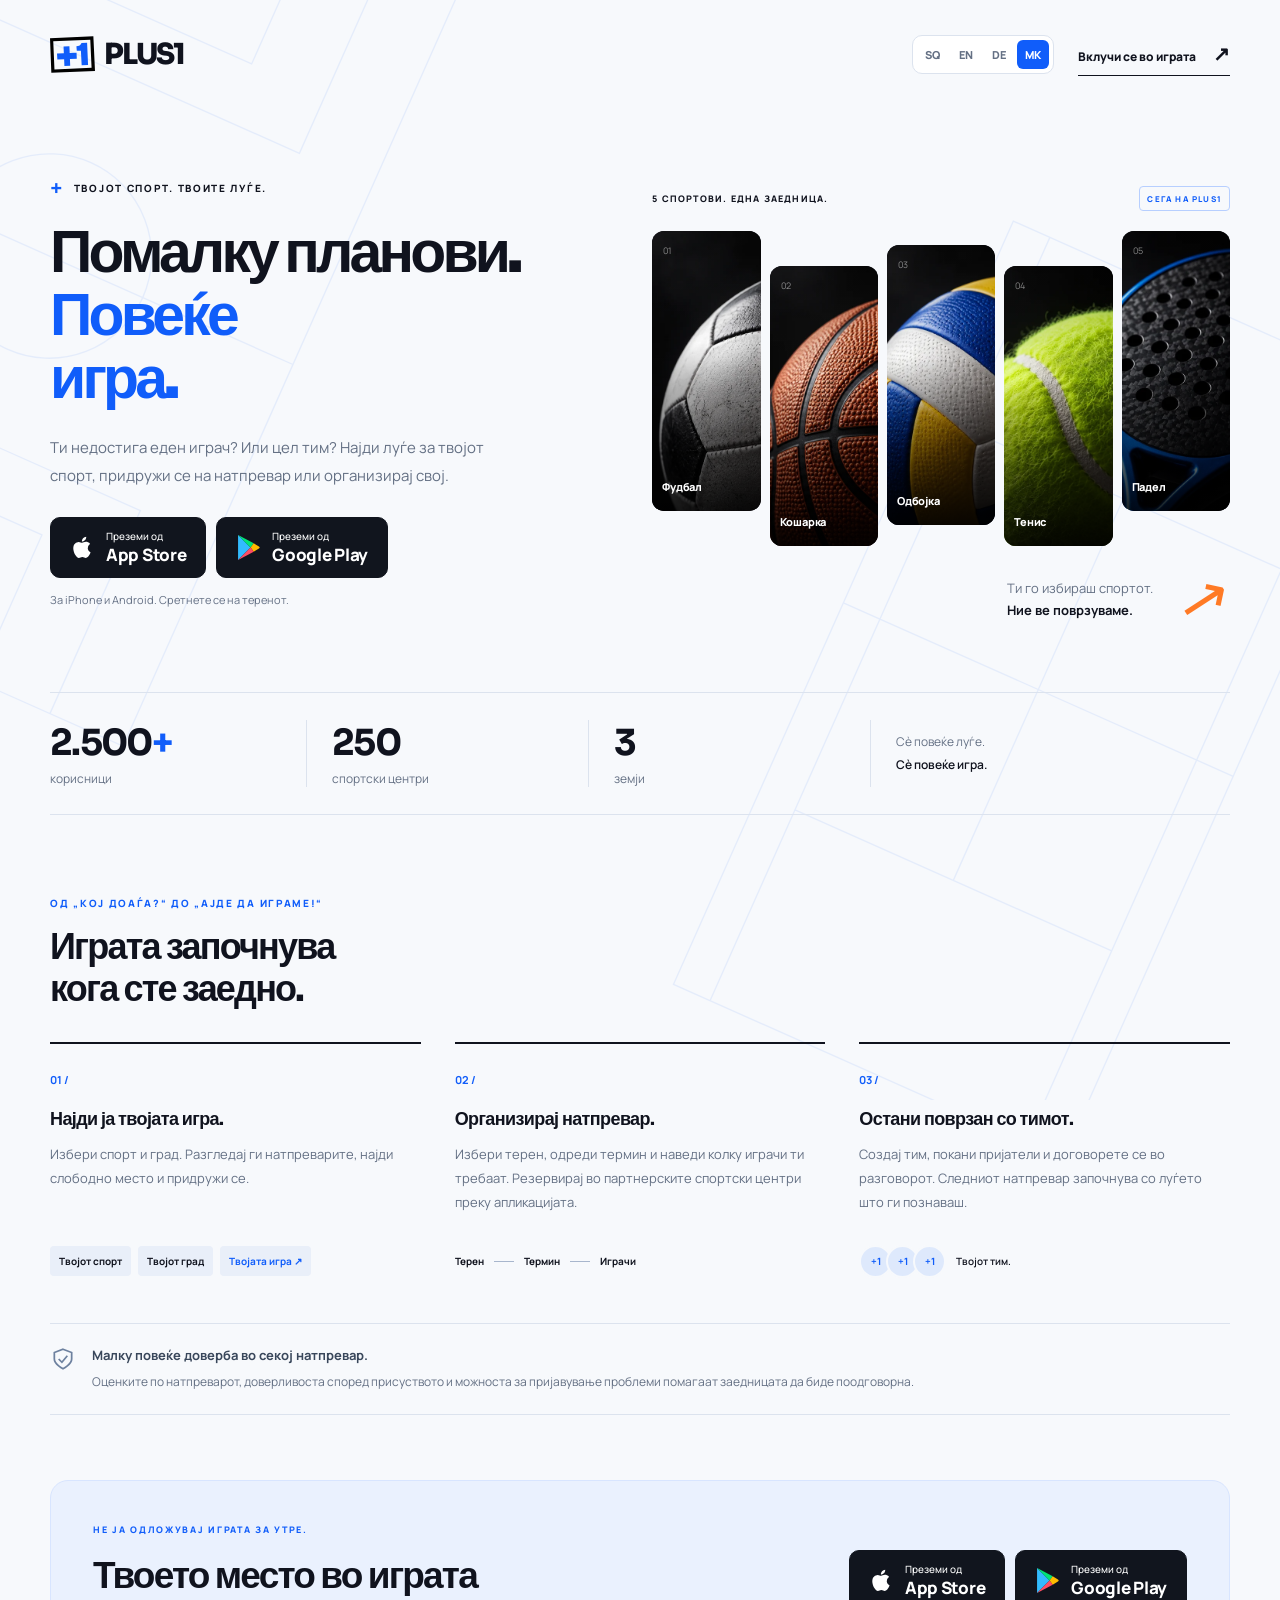
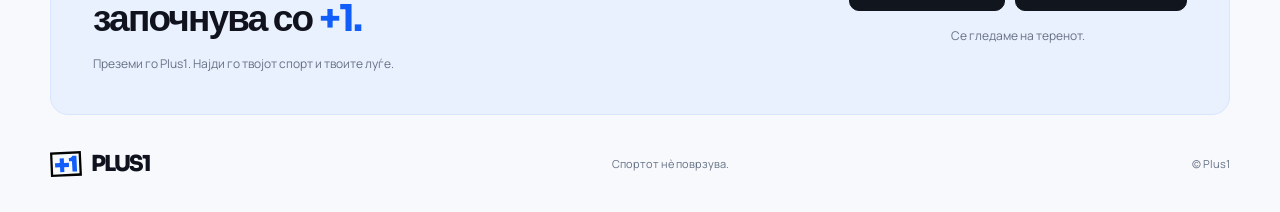
<file: mk/index.html>
<!DOCTYPE html>
<html lang="mk">
<head>
  <meta charset="UTF-8" />
  <meta name="viewport" content="width=device-width, initial-scale=1, viewport-fit=cover" />
  <meta name="theme-color" content="#f7f9fc" />
  <title>Plus1 — Најди играчи. Вклучи се во играта.</title>
  <meta name="description" content="Фудбал, кошарка, одбојка, тенис и падел. Најди играчи, организирај натпревари и придружи се на заедницата Plus1: над 2.500 корисници, 250 спортски центри, 3 земји." />
  <link rel="canonical" href="https://www.plus1.to/mk/" />
  <link rel="alternate" hreflang="sq" href="https://www.plus1.to/" />
  <link rel="alternate" hreflang="en" href="https://www.plus1.to/en/" />
  <link rel="alternate" hreflang="de" href="https://www.plus1.to/de/" />
  <link rel="alternate" hreflang="mk" href="https://www.plus1.to/mk/" />
  <link rel="alternate" hreflang="x-default" href="https://www.plus1.to/" />
  <meta property="og:type" content="website" />
  <meta property="og:locale" content="mk_MK" />
  <meta property="og:title" content="5 спортови. Една заедница. Plus1." />
  <meta property="og:description" content="Најди играчи, придружи се на натпревари и организирај го својот тим. Преземи го Plus1 за iPhone или Android." />
  <meta property="og:url" content="https://www.plus1.to/mk/" />
  <meta property="og:image" content="https://www.plus1.to/sports-atlas.png" />
  <link rel="icon" href="../plus1-mark.svg" type="image/svg+xml" />
  <link rel="preconnect" href="https://fonts.googleapis.com" />
  <link rel="preconnect" href="https://fonts.gstatic.com" crossorigin />
  <link href="https://fonts.googleapis.com/css2?family=Manrope:wght@400;500;600;700;800&amp;family=Sora:wght@600;700;800&amp;display=swap" rel="stylesheet" />
  <link rel="stylesheet" href="../index.css" />
</head>
<body>
  <a class="skip-link" href="#main">Прескокни до содржината</a>
  <svg class="court-lines" viewBox="0 0 1440 1100" fill="none" aria-hidden="true"><g stroke="currentColor" stroke-width="1.5"><g transform="translate(-200,-220) rotate(24 350 350)"><rect x="0" y="0" width="600" height="940"/><path d="M0 470h600M180 0v180h240V0M180 940V760h240v180"/><circle cx="300" cy="470" r="115"/><path d="M90 0v250h420V0M90 940V690h420v250"/></g><g transform="translate(1140,180) rotate(24)"><rect width="480" height="940"/><path d="M45 0v940M435 0v940M45 235h390M45 705h390M240 235v470M0 470h480"/></g></g></svg>
  <header class="site-header wrap">
    <a class="brand" href="../" aria-label="Plus1, почетна страница"><img src="../plus1-mark.svg" width="45" height="37" alt="" /><span>PLUS1</span></a>
    <div class="header-actions">
      <nav class="language-switcher" aria-label="Јазик">
        <a href="../" hreflang="sq" lang="sq" aria-label="Shqip" title="Shqip">SQ</a>
        <a href="../en/" hreflang="en" lang="en" aria-label="English" title="English">EN</a>
        <a href="../de/" hreflang="de" lang="de" aria-label="Deutsch" title="Deutsch">DE</a>
        <a href="../mk/" hreflang="mk" lang="mk" aria-label="Македонски" title="Македонски" aria-current="page">MK</a>
      </nav>
      <a class="header-download" href="#shkarko">Вклучи се во играта <span aria-hidden="true">↗</span></a>
    </div>
  </header>
  <main id="main">
    <section class="hero wrap" aria-labelledby="hero-title">
      <div class="hero-copy">
        <p class="eyebrow"><span class="small-cross" aria-hidden="true">+</span> ТВОЈОТ СПОРТ. ТВОИТЕ ЛУЃЕ.</p>
        <h1 id="hero-title">Помалку планови.<br /><span>Повеќе<br class="desktop-break" /> игра.</span></h1>
        <p class="hero-description">Ти недостига еден играч? Или цел тим? Најди луѓе за твојот спорт, придружи се на натпревар или организирај свој.</p>
        <div id="hero-downloads"><div class="store-links"><a class="store-link" href="https://apps.apple.com/xk/app/plus1-rrjeti-sportiv/id6762627521" aria-label="Преземи го Plus1 од App Store"><svg viewBox="0 0 24 24" aria-hidden="true"><path fill="currentColor" d="M17.05 12.54c.03 3.07 2.69 4.09 2.72 4.1-.02.07-.42 1.46-1.4 2.9-.85 1.24-1.74 2.48-3.13 2.5-1.36.03-1.8-.81-3.36-.81-1.56 0-2.05.79-3.34.84-1.34.05-2.36-1.34-3.22-2.58-1.75-2.54-3.09-7.18-1.3-10.31a5 5 0 0 1 4.25-2.57c1.33-.02 2.58.9 3.39.9.81 0 2.33-1.11 3.92-.95.67.03 2.55.27 3.76 2.04-.1.06-2.24 1.3-2.22 3.94ZM14.49 4.86c.71-.86 1.19-2.06 1.06-3.26-1.03.04-2.28.69-3.02 1.55-.67.77-1.26 2-1.1 3.18 1.15.09 2.34-.59 3.06-1.47Z"/></svg><span><small>Преземи од</small><strong>App Store</strong></span></a><a class="store-link" href="https://play.google.com/store/apps/details?id=com.arlindm.plus1&amp;pcampaignid=web_share" aria-label="Преземи го Plus1 од Google Play"><svg viewBox="0 0 24 26" aria-hidden="true"><path fill="#32BBFF" d="M2 1 14 13 2 25Z"/><path fill="#00E477" d="m2 1 15 8-3 4Z"/><path fill="#FFBC00" d="m17 9 5 3c1 .5 1 1.5 0 2l-5 3-3-4Z"/><path fill="#FF4D64" d="m2 25 15-8-3-4Z"/></svg><span><small>Преземи од</small><strong>Google Play</strong></span></a></div></div>
        <p class="download-note">За iPhone и Android. Сретнете се на теренот.</p>
      </div>
      <div class="sports-showcase">
        <div class="showcase-heading"><span>5 СПОРТОВИ. ЕДНА ЗАЕДНИЦА.</span><span class="new-label">СЕГА НА PLUS1</span></div>
        <ul class="sports" aria-label="Спортови на Plus1"><li class="sport sport-0"><span class="sport-photo" aria-hidden="true"></span><span class="sport-number">01</span><span class="sport-name">Фудбал</span></li><li class="sport sport-1"><span class="sport-photo" aria-hidden="true"></span><span class="sport-number">02</span><span class="sport-name">Кошарка</span></li><li class="sport sport-2"><span class="sport-photo" aria-hidden="true"></span><span class="sport-number">03</span><span class="sport-name">Одбојка</span></li><li class="sport sport-3"><span class="sport-photo" aria-hidden="true"></span><span class="sport-number">04</span><span class="sport-name">Тенис</span></li><li class="sport sport-4"><span class="sport-photo" aria-hidden="true"></span><span class="sport-number">05</span><span class="sport-name">Падел</span></li></ul>
        <div class="showcase-footer"><span>Ти го избираш спортот.<br /><strong>Ние ве поврзуваме.</strong></span><span class="hand-arrow" aria-hidden="true">↗</span></div>
      </div>
    </section>
    <section class="stats wrap" aria-label="Заедницата Plus1">
      <div><strong>2.500<span>+</span></strong><span>корисници</span></div>
      <div><strong>250</strong><span>спортски центри</span></div>
      <div><strong>3</strong><span>земји</span></div>
      <p>Сè повеќе луѓе.<br /><b>Сè повеќе игра.</b></p>
    </section>
    <section class="how wrap" aria-labelledby="how-title">
      <div class="section-heading"><p class="eyebrow">ОД „КОЈ ДОАЃА?“ ДО „АЈДЕ ДА ИГРАМЕ!“</p><h2 id="how-title">Играта започнува<br />кога сте заедно.</h2></div>
      <div class="steps">
        <article><span class="step-number">01 /</span><h3>Најди ја твојата игра.</h3><p>Избери спорт и град. Разгледај ги натпреварите, најди слободно место и придружи се.</p><div class="mini-tags" aria-hidden="true"><span>Твојот спорт</span><span>Твојот град</span><span>Твојата игра ↗</span></div></article>
        <article><span class="step-number">02 /</span><h3>Организирај натпревар.</h3><p>Избери терен, одреди термин и наведи колку играчи ти требаат. Резервирај во партнерските спортски центри преку апликацијата.</p><div class="step-line" aria-hidden="true"><span>Терен</span><i></i><span>Термин</span><i></i><span>Играчи</span></div></article>
        <article><span class="step-number">03 /</span><h3>Остани поврзан со тимот.</h3><p>Создај тим, покани пријатели и договорете се во разговорот. Следниот натпревар започнува со луѓето што ги познаваш.</p><div class="team-visual" aria-hidden="true"><span>+1</span><span>+1</span><span>+1</span><b>Твојот тим.</b></div></article>
      </div>
    </section>
    <aside class="trust wrap" aria-label="Одговорна заедница"><svg viewBox="0 0 24 24" fill="none" stroke="currentColor" stroke-width="1.6" aria-hidden="true"><path d="m12 3 8 3v6c0 5-8 9-8 9s-8-4-8-9V6Z"/><path d="m8 12 3 3 5-6"/></svg><div><h2>Малку повеќе доверба во секој натпревар.</h2><p>Оценките по натпреварот, доверливоста според присуството и можноста за пријавување проблеми помагаат заедницата да биде поодговорна.</p></div></aside>
    <section class="final-cta wrap" id="shkarko" aria-labelledby="download-title"><div><p class="eyebrow">НЕ ЈА ОДЛОЖУВАЈ ИГРАТА ЗА УТРЕ.</p><h2 id="download-title">Твоето место во играта<br />започнува со <span>+1.</span></h2><p>Преземи го Plus1. Најди го твојот спорт и твоите луѓе.</p></div><div id="final-downloads"><div class="store-links"><a class="store-link" href="https://apps.apple.com/xk/app/plus1-rrjeti-sportiv/id6762627521" aria-label="Преземи го Plus1 од App Store"><svg viewBox="0 0 24 24" aria-hidden="true"><path fill="currentColor" d="M17.05 12.54c.03 3.07 2.69 4.09 2.72 4.1-.02.07-.42 1.46-1.4 2.9-.85 1.24-1.74 2.48-3.13 2.5-1.36.03-1.8-.81-3.36-.81-1.56 0-2.05.79-3.34.84-1.34.05-2.36-1.34-3.22-2.58-1.75-2.54-3.09-7.18-1.3-10.31a5 5 0 0 1 4.25-2.57c1.33-.02 2.58.9 3.39.9.81 0 2.33-1.11 3.92-.95.67.03 2.55.27 3.76 2.04-.1.06-2.24 1.3-2.22 3.94ZM14.49 4.86c.71-.86 1.19-2.06 1.06-3.26-1.03.04-2.28.69-3.02 1.55-.67.77-1.26 2-1.1 3.18 1.15.09 2.34-.59 3.06-1.47Z"/></svg><span><small>Преземи од</small><strong>App Store</strong></span></a><a class="store-link" href="https://play.google.com/store/apps/details?id=com.arlindm.plus1&amp;pcampaignid=web_share" aria-label="Преземи го Plus1 од Google Play"><svg viewBox="0 0 24 26" aria-hidden="true"><path fill="#32BBFF" d="M2 1 14 13 2 25Z"/><path fill="#00E477" d="m2 1 15 8-3 4Z"/><path fill="#FFBC00" d="m17 9 5 3c1 .5 1 1.5 0 2l-5 3-3-4Z"/><path fill="#FF4D64" d="m2 25 15-8-3-4Z"/></svg><span><small>Преземи од</small><strong>Google Play</strong></span></a></div><p class="download-note">Се гледаме на теренот.</p></div></section>
  </main>
  <footer class="site-footer wrap"><a class="brand" href="../" aria-label="Plus1, почетна страница"><img src="../plus1-mark.svg" width="32" height="26" alt="" /><span>PLUS1</span></a><p>Спортот нè поврзува.</p><span>© Plus1</span></footer>
  <div class="mobile-downloads" id="mobile-downloads" hidden aria-label="Преземи го Plus1"><div class="store-links"><a class="store-link" href="https://apps.apple.com/xk/app/plus1-rrjeti-sportiv/id6762627521" aria-label="Преземи го Plus1 од App Store"><svg viewBox="0 0 24 24" aria-hidden="true"><path fill="currentColor" d="M17.05 12.54c.03 3.07 2.69 4.09 2.72 4.1-.02.07-.42 1.46-1.4 2.9-.85 1.24-1.74 2.48-3.13 2.5-1.36.03-1.8-.81-3.36-.81-1.56 0-2.05.79-3.34.84-1.34.05-2.36-1.34-3.22-2.58-1.75-2.54-3.09-7.18-1.3-10.31a5 5 0 0 1 4.25-2.57c1.33-.02 2.58.9 3.39.9.81 0 2.33-1.11 3.92-.95.67.03 2.55.27 3.76 2.04-.1.06-2.24 1.3-2.22 3.94ZM14.49 4.86c.71-.86 1.19-2.06 1.06-3.26-1.03.04-2.28.69-3.02 1.55-.67.77-1.26 2-1.1 3.18 1.15.09 2.34-.59 3.06-1.47Z"/></svg><span><small>Преземи од</small><strong>App Store</strong></span></a><a class="store-link" href="https://play.google.com/store/apps/details?id=com.arlindm.plus1&amp;pcampaignid=web_share" aria-label="Преземи го Plus1 од Google Play"><svg viewBox="0 0 24 26" aria-hidden="true"><path fill="#32BBFF" d="M2 1 14 13 2 25Z"/><path fill="#00E477" d="m2 1 15 8-3 4Z"/><path fill="#FFBC00" d="m17 9 5 3c1 .5 1 1.5 0 2l-5 3-3-4Z"/><path fill="#FF4D64" d="m2 25 15-8-3-4Z"/></svg><span><small>Преземи од</small><strong>Google Play</strong></span></a></div></div>
  <script>
    // Keep downloads within reach after the first buttons leave the screen.
    // All store links work without JavaScript; there are no redirects or popups.
    if ('IntersectionObserver' in window) {
      const dock = document.getElementById('mobile-downloads');
      let heroVisible = true, finalVisible = false;
      const observer = new IntersectionObserver(entries => {
        for (const entry of entries) {
          if (entry.target.id === 'hero-downloads') heroVisible = entry.isIntersecting;
          else finalVisible = entry.isIntersecting;
        }
        dock.hidden = heroVisible || finalVisible;
      });
      observer.observe(document.getElementById('hero-downloads'));
      observer.observe(document.getElementById('final-downloads'));
    }
  </script>
</body>
</html>
</file>
<file: index.css>
* {
  box-sizing:border-box;
}
:root {
  --blue:#105dfa;
  --ink:#10131e;
  --muted:#647084;
  --line:#dce3ee;
}
html {
  scroll-behavior:smooth;
  scroll-padding-top:30px;
}
body {
  margin:0;
  background:#f7f9fc;
  color:var(--ink);
  font-family:Manrope,Arial,sans-serif;
  -webkit-font-smoothing:antialiased;
}
a {
  color:inherit;
  text-decoration:none;
}
button,a {
  -webkit-tap-highlight-color:transparent;
}
a:focus-visible {
  outline:3px solid var(--blue);
  outline-offset:6px;
}
::selection {
  background:#c8dcff;
}
h1,h2,h3,p {
  margin:0;
}
h1,h2,h3,.brand {
  font-family:Sora,Arial,sans-serif;
}
.wrap {
  width:min(1180px,calc(100% - 80px));
  margin-inline:auto;
}
.court-lines {
  position:absolute;
  inset:0 0 auto;
  width:100%;
  height:1100px;
  pointer-events:none;
  color:#105dfa;
  opacity:.075;
  z-index:-1;
}
.site-header {
  height:108px;
  display:flex;
  align-items:center;
  justify-content:space-between;
}
.brand {
  display:inline-flex;
  gap:9px;
  align-items:center;
  font-size:29px;
  font-weight:800;
  letter-spacing:-1.7px;
}
.brand img {
  display:block;
}
.header-download {
  font-size:12px;
  font-weight:800;
  border-bottom:1px solid var(--ink);
  padding:8px 0;
}
.header-download span {
  margin-left:15px;
  font-size:20px;
}
.header-actions {
  display:flex;
  align-items:center;
  gap:24px;
}
.language-switcher {
  display:flex;
  gap:3px;
  padding:4px;
  border:1px solid var(--line);
  border-radius:10px;
  background:white;
}
.language-switcher a {
  padding:7px 8px;
  border-radius:6px;
  color:var(--muted);
  font-size:11px;
  font-weight:800;
}
.language-switcher a:hover {
  color:var(--blue);
  background:#f0f5ff;
}
.language-switcher a[aria-current="page"] {
  background:var(--blue);
  color:white;
}
@media(max-width:500px) {
  .header-actions { flex-direction:column; align-items:flex-end; gap:3px; }
  .header-download { padding:0; font-size:10px; }
  .header-download span { font-size:15px; margin-left:6px; }
  .language-switcher { padding:3px; }
  .language-switcher a { padding:5px 6px; }
}
.hero {
  display:grid;
  grid-template-columns:1fr 1.05fr;
  gap:52px;
  align-items:center;
  padding-block:48px 62px;
}
.eyebrow {
  font-size:10px;
  font-weight:800;
  letter-spacing:1.7px;
  line-height:1.6;
}
.hero .eyebrow {
  display:flex;
  align-items:center;
  gap:9px;
  margin-bottom:22px;
}
.small-cross {
  color:var(--blue);
  font-size:22px;
  line-height:1;
}
h1 {
  font-size:clamp(40px,4.6vw,65px);
  line-height:1.07;
  letter-spacing:-3.8px;
  font-weight:800;
}
h1>span {
  color:var(--blue);
}
.hero-description {
  max-width:440px;
  font-size:15px;
  line-height:1.85;
  color:var(--muted);
  margin-top:24px;
  margin-bottom:27px;
}
.store-links {
  display:flex;
  gap:10px;
  flex-wrap:wrap;
}
.store-link {
  display:flex;
  align-items:center;
  gap:11px;
  background:#11151e;
  color:white;
  padding:11px 19px;
  border:1px solid #11151e;
  border-radius:10px;
  min-height:58px;
  transition:transform .15s,background .15s;
}
.store-link:hover {
  background:#253044;
  transform:translateY(-2px);
}
.store-link svg {
  width:25px;
  height:29px;
  flex-shrink:0;
}
.store-link span {
  display:grid;
  gap:0;
}
.store-link small {
  font-size:10px;
  font-weight:500;
  line-height:1.5;
}
.store-link strong {
  font-size:17px;
  line-height:1.3;
  font-weight:800;
  letter-spacing:-.3px;
}
.download-note {
  font-size:11px;
  color:var(--muted);
  margin-top:13px;
  line-height:1.6;
}
.sports-showcase {
  min-width:0;
  padding-top:30px;
}
.showcase-heading {
  display:flex;
  align-items:center;
  justify-content:space-between;
  gap:8px;
  font-size:9px;
  letter-spacing:1.2px;
  font-weight:800;
  margin-bottom:20px;
}
.new-label {
  color:var(--blue);
  font-size:8px;
  border:1px solid #b7cfff;
  border-radius:4px;
  padding:6px 7px;
  white-space:nowrap;
}
.sports {
  display:grid;
  grid-template-columns:repeat(5,minmax(0,1fr));
  gap:9px;
  list-style:none;
  padding:0;
  margin:0;
  min-height:330px;
}
.sport {
  height:280px;
  position:relative;
  overflow:hidden;
  border-radius:12px;
  background:#10131e;
}
.sport:nth-child(2),.sport:nth-child(4) {
  margin-top:35px;
}
.sport:nth-child(3) {
  margin-top:14px;
}
.sport-photo {
  position:absolute;
  inset:0;
  background-image:url('./sports-atlas.webp');
  background-size:auto 100%;
  background-repeat:no-repeat;
}
.sport-0 .sport-photo {
  background-position:0% center;
}
.sport-1 .sport-photo {
  background-position:25% center;
}
.sport-2 .sport-photo {
  background-position:50% center;
}
.sport-3 .sport-photo {
  background-position:75% center;
}
.sport-4 .sport-photo {
  background-position:100% center;
}
.sport:after {
  content:'';
  position:absolute;
  inset:0;
  background:linear-gradient(180deg,rgba(0,0,0,.2),transparent 40%,rgba(0,0,0,.85));
}
.sport-number {
  position:absolute;
  top:13px;
  left:11px;
  z-index:1;
  color:#ffffff80;
  font-size:9px;
}
.sport-name {
  position:absolute;
  bottom:17px;
  left:10px;
  right:4px;
  color:white;
  font-size:11px;
  font-weight:800;
  z-index:1;
  letter-spacing:-.2px;
}
.showcase-footer {
  display:flex;
  align-items:center;
  justify-content:flex-end;
  gap:26px;
  margin-top:8px;
  font-size:13px;
  line-height:1.65;
  color:var(--muted);
}
.showcase-footer strong {
  color:var(--ink);
}
.hand-arrow {
  color:#ff7a25;
  font-size:61px;
  line-height:1;
  font-family:Arial;
  transform:rotate(12deg);
}
.stats {
  border-block:1px solid var(--line);
  padding-block:27px;
  display:grid;
  grid-template-columns:repeat(3,1fr) 1.3fr;
  gap:25px;
}
.stats>div {
  display:grid;
  gap:5px;
  border-right:1px solid var(--line);
}
.stats strong {
  font-family:Sora,Arial,sans-serif;
  font-size:36px;
  letter-spacing:-1.7px;
}
.stats strong span {
  color:var(--blue);
}
.stats>div>span {
  font-size:12px;
  color:var(--muted);
}
.stats>p {
  font-size:12px;
  line-height:1.9;
  align-self:center;
  color:var(--muted);
}
.stats b {
  color:var(--ink);
  font-weight:600;
}
.how {
  padding-block:80px 45px;
}
.section-heading {
  display:flex;
  flex-direction:column;
  gap:15px;
  margin-bottom:32px;
}
.section-heading .eyebrow {
  color:var(--blue);
}
h2 {
  font-size:36px;
  line-height:1.17;
  letter-spacing:-1.8px;
}
.steps {
  display:grid;
  grid-template-columns:repeat(3,1fr);
  gap:34px;
}
.steps article {
  padding-top:23px;
  border-top:2px solid var(--ink);
}
.step-number {
  font-size:11px;
  font-weight:700;
  color:var(--blue);
}
h3 {
  font-size:18px;
  letter-spacing:-.6px;
  margin-top:19px;
}
.steps p {
  font-size:13px;
  line-height:1.85;
  color:var(--muted);
  margin-top:12px;
  min-height:78px;
}
.mini-tags,.step-line,.team-visual {
  display:flex;
  align-items:center;
  gap:7px;
  margin-top:24px;
  min-height:34px;
  font-size:10px;
  font-weight:700;
}
.mini-tags span {
  padding:8px 9px;
  background:#e9eff9;
  border-radius:4px;
}
.mini-tags span:last-child {
  color:var(--blue);
}
.step-line {
  gap:10px;
}
.step-line i {
  width:20px;
  height:1px;
  background:#a8b6cd;
}
.team-visual {
  gap:0;
}
.team-visual span {
  border:2px solid #f7f9fc;
  display:grid;
  place-items:center;
  width:33px;
  height:33px;
  border-radius:50%;
  background:#dee9fc;
  color:var(--blue);
  margin-left:-6px;
}
.team-visual span:first-child {
  margin-left:0;
}
.team-visual b {
  margin-left:10px;
  font-weight:600;
}
.trust {
  display:flex;
  gap:16px;
  border-block:1px solid var(--line);
  padding-block:22px;
  color:var(--muted);
}
.trust svg {
  width:26px;
  height:26px;
  flex-shrink:0;
  color:#6d819f;
}
.trust h2 {
  font-family:Manrope,Arial,sans-serif;
  font-size:13px;
  letter-spacing:0;
  line-height:1.5;
  color:#39475b;
  margin-bottom:5px;
}
.trust p {
  font-size:12px;
  line-height:1.8;
  max-width:890px;
}
.final-cta {
  margin-top:65px;
  display:flex;
  justify-content:space-between;
  align-items:center;
  gap:30px;
  padding:42px;
  background:#eaf1fe;
  border:1px solid #d8e5ff;
  border-radius:18px;
  position:relative;
  overflow:hidden;
}
.final-cta .eyebrow {
  font-size:9px;
  color:var(--blue);
  margin-bottom:16px;
}
.final-cta h2 {
  font-size:37px;
}
.final-cta h2 span {
  color:var(--blue);
}
.final-cta>div>p:not(.eyebrow) {
  font-size:12px;
  color:var(--muted);
  margin-top:15px;
}
.final-cta .download-note {
  text-align:center;
}
.site-footer {
  display:flex;
  justify-content:space-between;
  align-items:center;
  gap:15px;
  padding-block:35px;
}
.site-footer .brand {
  font-size:22px;
}
.site-footer p,.site-footer>span {
  font-size:11px;
  color:var(--muted);
}
.mobile-downloads {
  display:none;
}
.skip-link {
  position:fixed;
  top:-100px;
  left:15px;
  z-index:10;
  background:white;
  padding:12px;
}
.skip-link:focus {
  top:12px;
}
@media(min-width:1440px) {
  .hero {
    padding-block:70px 85px;
  }
  .sport {
    height:320px;
  }
  .sports {
    min-height:365px;
  }
}
@media(max-width:1000px) {
  .wrap {
    width:calc(100% - 48px);
  }
  .hero {
    gap:28px;
    grid-template-columns:1fr 1fr;
  }
  h1 {
    letter-spacing:-2.6px;
  }
  .sport {
    height:255px;
  }
  .sports {
    gap:6px;
    min-height:300px;
  }
  .sport-name {
    font-size:9px;
    left:6px;
  }
  .store-link {
    padding-inline:13px;
  }
  .stats {
    grid-template-columns:repeat(3,1fr);
  }
  .stats>p {
    display:none;
  }
  .stats>div:last-of-type {
    border:0;
  }
  .final-cta {
    padding:30px;
  }
  .final-cta .store-links {
    flex-direction:column;
  }
  .steps {
    gap:22px;
  }
  .steps p {
    min-height:100px;
  }
}
@media(max-width:700px) {
  .wrap {
    width:calc(100% - 40px);
  }
  .site-header {
    height:82px;
  }
  .brand {
    font-size:26px;
  }
  .brand img {
    width:38px;
    height:auto;
  }
  .header-download {
    font-size:11px;
  }
  .hero {
    display:flex;
    flex-direction:column;
    align-items:stretch;
    gap:34px;
    padding-block:22px 28px;
  }
  .hero .eyebrow {
    font-size:8px;
    letter-spacing:1.4px;
    margin-bottom:18px;
  }
  h1 {
    font-size:clamp(36px,9.3vw,60px);
    letter-spacing:-2px;
    line-height:1.12;
  }
  .desktop-break {
    display:none;
  }
  .hero-description {
    font-size:13px;
    line-height:1.8;
    margin:18px 0 22px;
    max-width:480px;
  }
  .store-links {
    flex-wrap:nowrap;
    gap:8px;
  }
  .store-link {
    flex:1;
    min-width:0;
    padding:10px 12px;
    gap:9px;
    min-height:55px;
  }
  .store-link svg {
    width:23px;
    height:27px;
  }
  .store-link strong {
    font-size:16px;
  }
  .store-link small {
    font-size:9px;
  }
  .download-note {
    font-size:10px;
    margin-top:10px;
  }
  .sports-showcase {
    padding-top:0;
  }
  .showcase-heading {
    font-size:8px;
    letter-spacing:.8px;
    margin-bottom:14px;
  }
  .new-label {
    font-size:7px;
  }
  .sports {
    min-height:180px;
    gap:5px;
  }
  .sport {
    height:157px;
    border-radius:7px;
  }
  .sport:nth-child(2),.sport:nth-child(4) {
    margin-top:17px;
  }
  .sport:nth-child(3) {
    margin-top:7px;
  }
  .sport-name {
    font-size:9px;
    left:5px;
    bottom:11px;
    letter-spacing:-.3px;
  }
  .sport-number {
    font-size:7px;
    left:7px;
    top:9px;
  }
  .showcase-footer {
    font-size:11px;
    margin-top:1px;
    gap:15px;
  }
  .hand-arrow {
    font-size:40px;
  }
  .stats {
    padding-block:23px;
    gap:14px;
  }
  .stats strong {
    font-size:29px;
    letter-spacing:-1.3px;
  }
  .stats>div>span {
    font-size:10px;
  }
  .how {
    padding-block:47px 30px;
  }
  .section-heading {
    gap:13px;
    margin-bottom:26px;
  }
  .section-heading .eyebrow {
    font-size:8px;
    letter-spacing:1px;
  }
  h2 {
    font-size:29px;
    letter-spacing:-1.4px;
  }
  .steps {
    grid-template-columns:1fr;
    gap:28px;
  }
  .steps article {
    padding-top:16px;
  }
  h3 {
    font-size:18px;
    margin-top:10px;
  }
  .steps p {
    min-height:0;
    font-size:12px;
    margin-top:9px;
  }
  .mini-tags,.step-line,.team-visual {
    margin-top:15px;
  }
  .trust {
    gap:12px;
    padding-block:20px;
  }
  .trust h2 {
    font-size:12px;
  }
  .trust p {
    font-size:11px;
  }
  .final-cta {
    margin-top:36px;
    padding:25px 20px;
    flex-direction:column;
    align-items:stretch;
    gap:24px;
  }
  .final-cta h2 {
    font-size:30px;
  }
  .final-cta .eyebrow {
    font-size:7px;
    letter-spacing:.9px;
  }
  .final-cta .store-links {
    flex-direction:row;
  }
  .final-cta .store-link {
    padding-inline:9px;
    gap:7px;
  }
  .final-cta .store-link strong {
    font-size:14px;
  }
  .site-footer {
    flex-wrap:wrap;
    padding-block:28px 112px;
  }
  .site-footer .brand {
    font-size:21px;
  }
  .site-footer .brand img {
    width:29px;
  }
  .site-footer p {
    font-size:10px;
  }
  .site-footer>span {
    width:100%;
    font-size:9px;
  }
  .court-lines {
    height:850px;
    width:140%;
    max-width:100%;
    object-fit:cover;
  }
  .mobile-downloads:not([hidden]) {
    display:block;
    position:fixed;
    bottom:0;
    left:0;
    right:0;
    z-index:5;
    background:rgba(247,249,252,.97);
    border-top:1px solid var(--line);
    padding:10px 20px max(10px,env(safe-area-inset-bottom));
    box-shadow:0 -5px 25px #10131e08;
  }
  .mobile-downloads .store-link {
    min-height:48px;
    padding-block:7px;
  }
  .mobile-downloads .store-link strong {
    font-size:14px;
  }
}
@media(max-width:359px) {
  .wrap {
    width:calc(100% - 32px);
  }
  h1 {
    font-size:34px;
    letter-spacing:-2px;
  }
  .store-link {
    padding-inline:9px;
    gap:7px;
  }
  .store-link strong {
    font-size:14px;
  }
  .sport-name {
    font-size:8px;
    left:3px;
  }
  .stats strong {
    font-size:25px;
  }
  .stats>div>span {
    font-size:9px;
  }
  .final-cta {
    padding-inline:14px;
  }
  .final-cta .store-link strong {
    font-size:12px;
  }
}
@media(prefers-reduced-motion:reduce) {
  html {
    scroll-behavior:auto;
  }
  *,*:before,*:after {
    transition:none!important;
    animation:none!important;
  }
}
</file>
